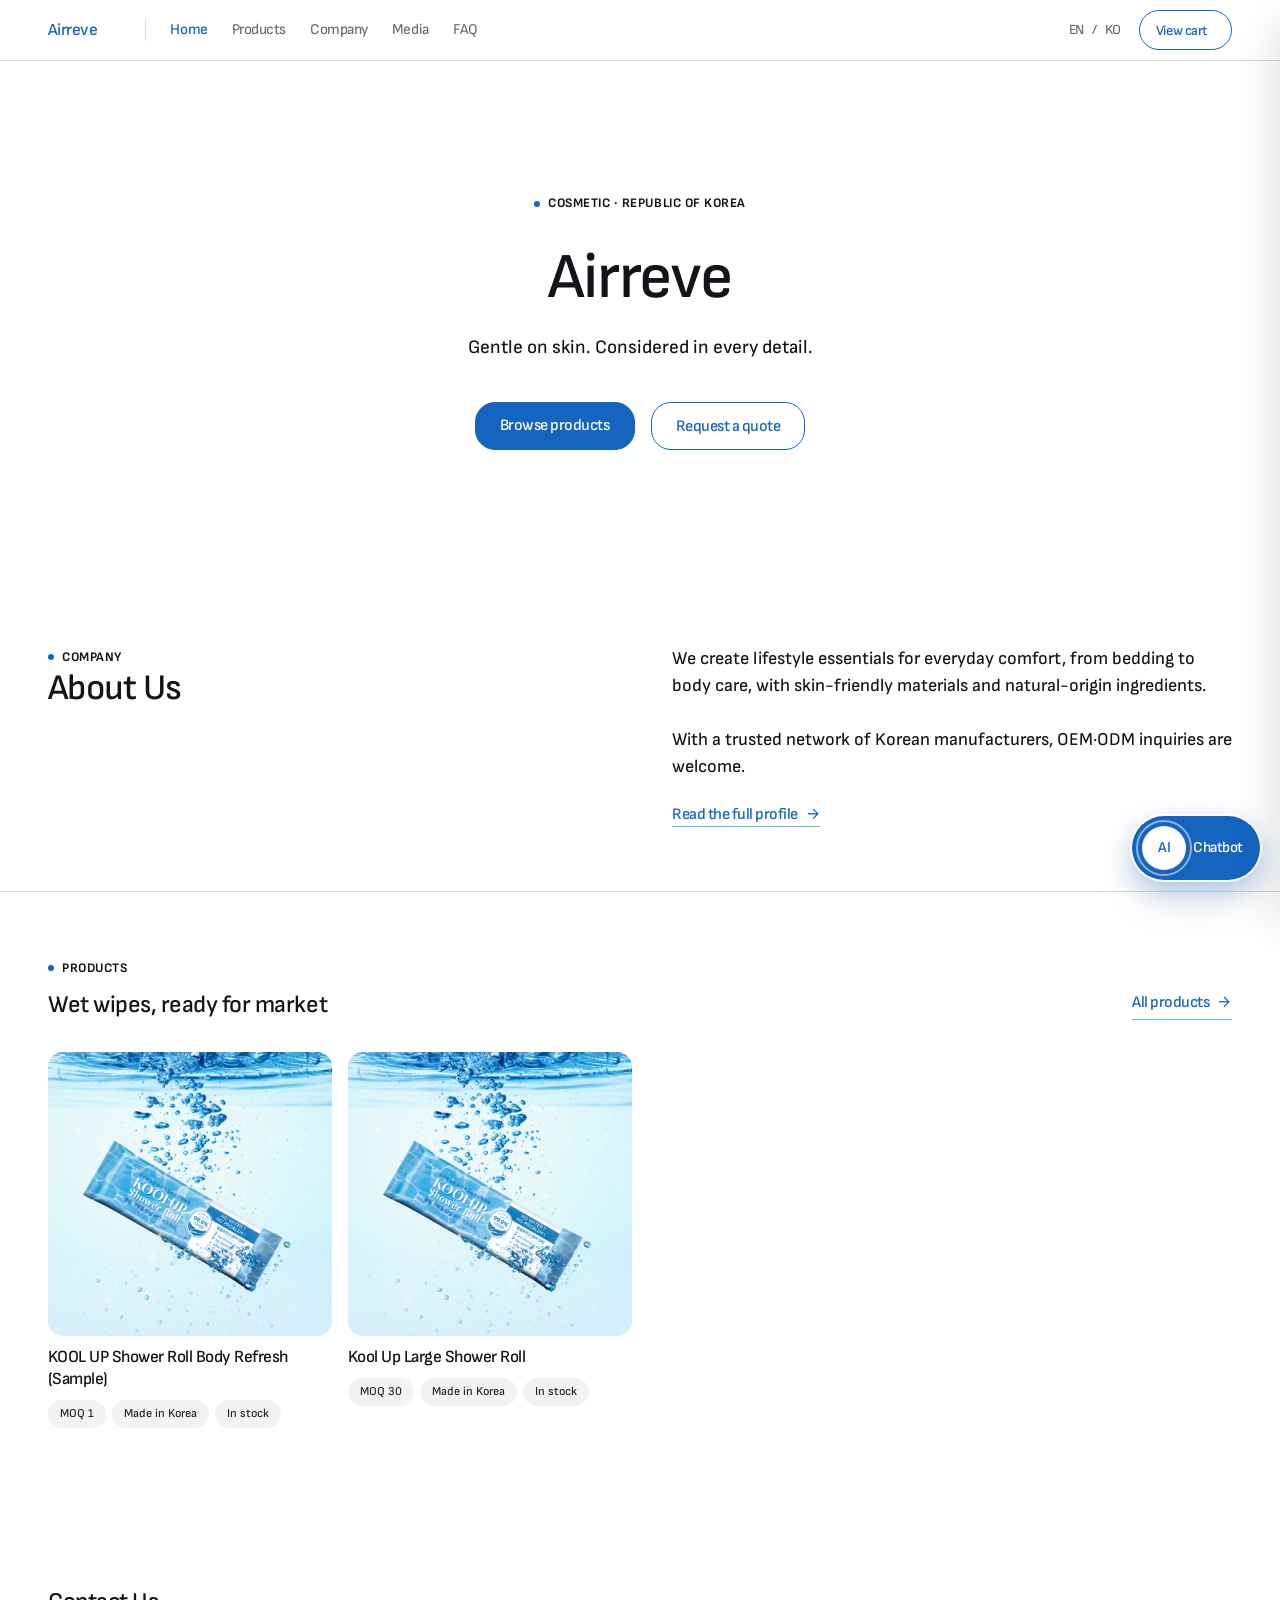
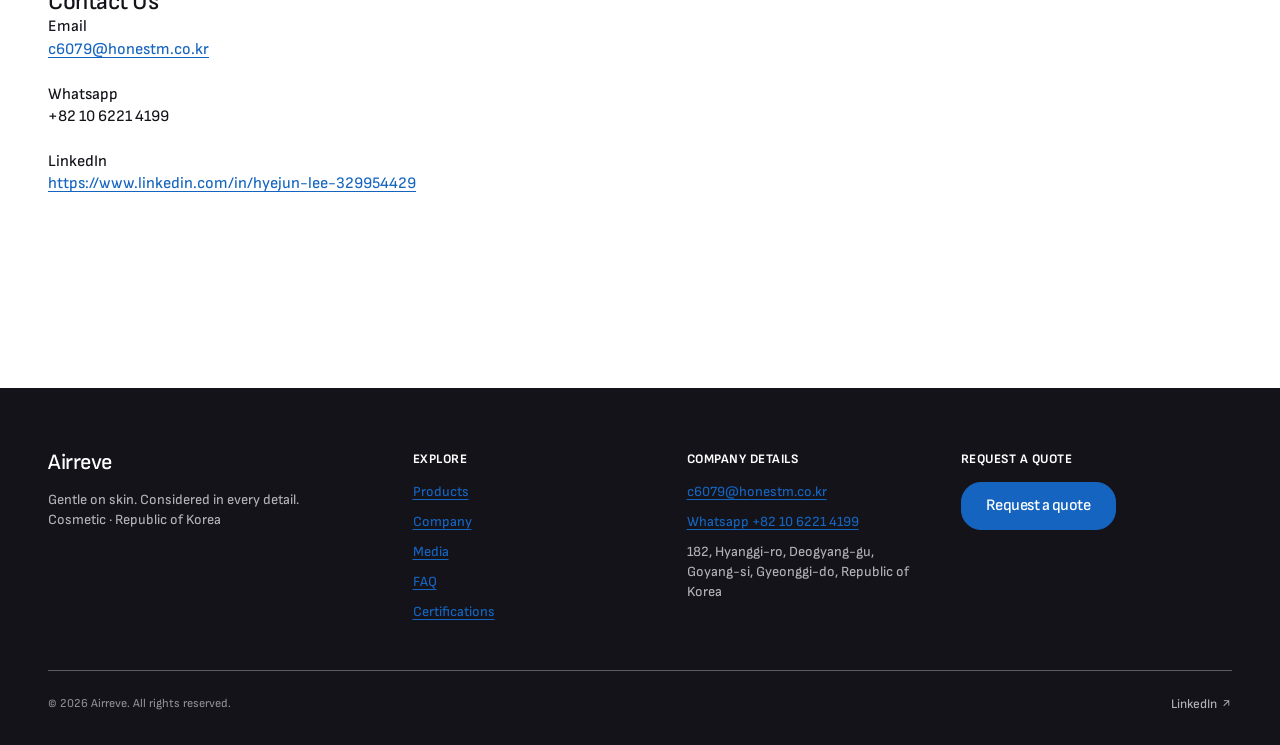
<file: index-legacy.html>
<!DOCTYPE html>
<html lang="en">
<head>
<meta charset="utf-8">
<meta name="viewport" content="width=device-width, initial-scale=1">
<title>Airreve</title>
<meta name="description" content="We create lifestyle essentials for everyday comfort, from bedding to body care, with skin-friendly materials and natural-origin ingredients.">
<link rel="preconnect" href="https://fonts.googleapis.com">
<link rel="preconnect" href="https://fonts.gstatic.com" crossorigin>
<link href="https://fonts.googleapis.com/css2?family=Sofia+Sans:wght@100..1000&display=swap" rel="stylesheet">
<link rel="stylesheet" href="css/style.css">
</head>
<body class="sf" data-page="home">
<div class="storefront-shell">
  <main class="content">
    <main class="storefront-home">

      <!-- Hero -->
      <section class="sf-sec sf-sec--hero sf-sec--pad-xl sf-sec--photo sf-sec--tall"
        style="--sec-bg:url('https://cnxxaoru6nyd.compat.objectstorage.ap-seoul-1.oraclecloud.com/tflow-public/store/airreve/banner/wide/7811aa8c6ea1328e.png');
               --sec-bg-m:url('https://cnxxaoru6nyd.compat.objectstorage.ap-seoul-1.oraclecloud.com/tflow-public/store/airreve/banner/image2/4edec92198f5edbb.png');
               --sec-min-h:520px"
        aria-label="Cosmetic · Republic of Korea">
        <div class="sf-wrap">
          <div class="sf-sec__head">
            <div class="sf-sec__headText">
              <span class="sf-eyebrow">Cosmetic · Republic of Korea</span>
            </div>
          </div>
          <div class="sf-sec__grid" style="--sec-cols:minmax(0, 1fr);">
            <div class="sf-col sf-col--center sf-col--w100">
              <div class="sf-col__inner">
                <div class="sf-block"><h1 class="sf-fmt-text">Airreve</h1></div>
                <div class="sf-block"><p class="sf-fmt-text">Gentle on skin. Considered in every detail.</p></div>
                <div class="sf-block">
                  <div class="sf-links">
                    <a class="sf-btn" href="products.html">Browse products</a>
                    <button class="sf-btn sf-btn--ghost" type="button" data-quote-open>Request a quote</button>
                  </div>
                </div>
              </div>
            </div>
          </div>
        </div>
      </section>

      <!-- About us -->
      <section class="sf-sec sf-sec--profile sf-sec--pad-md">
        <div class="sf-wrap">
          <div class="sf-sec__grid" style="--sec-cols:minmax(0, 1fr) minmax(0, 1fr);">
            <div class="sf-col sf-col--left sf-col--w100">
              <div class="sf-col__inner">
                <span class="sf-eyebrow sf-col__eyebrow">Company</span>
                <div class="sf-col__scroll">
                  <div class="sf-block"><h2 class="sf-fmt-text">About Us</h2></div>
                </div>
              </div>
            </div>
            <div class="sf-col sf-col--left sf-col--w100">
              <div class="sf-col__inner">
                <div class="sf-col__scroll">
                  <div class="sf-block">
                    <p class="sf-fmt-text">We create lifestyle essentials for everyday comfort, from bedding to body care, with skin-friendly materials and natural-origin ingredients.

With a trusted network of Korean manufacturers, OEM·ODM inquiries are welcome.</p>
                  </div>
                  <div class="sf-block">
                    <div class="sf-links">
                      <a class="sf-btn sf-btn--text" href="company.html">Read the full profile<span aria-hidden="true"> →</span></a>
                    </div>
                  </div>
                </div>
              </div>
            </div>
          </div>
        </div>
      </section>

      <!-- Featured product -->
      <section class="sf-sec sf-sec--products sf-sec--pad-md" style="border-top:1px solid var(--border-hair)">
        <div class="sf-wrap">
          <div class="sf-sec__head">
            <div class="sf-sec__headText">
              <span class="sf-eyebrow">Products</span>
              <h2 class="sf-h3" style="margin-top:12px">Wet wipes, ready for market</h2>
            </div>
            <a class="sf-arrow sf-arrow--dual" href="products.html">
              <span class="sf-arrow__long">All products</span><span class="sf-arrow__short">All</span>
              <span aria-hidden="true">→</span>
            </a>
          </div>
          <div class="g4" id="home-products"></div>
        </div>
      </section>

      <!-- Contact us -->
      <section class="sf-sec sf-sec--custom sf-sec--pad-lg">
        <div class="sf-wrap">
          <div class="sf-sec__grid" style="--sec-cols:minmax(0, 1fr);">
            <div class="sf-col sf-col--left sf-col--w100">
              <div class="sf-col__inner">
                <h3 class="sf-col__title sf-h3">Contact Us</h3>
                <div class="sf-col__scroll">
                  <div class="sf-block">
                    <div class="sf-richtext">
                      Email
                      <div><a href="mailto:c6079@honestm.co.kr">c6079@honestm.co.kr</a></div>
                      <div><br></div>
                      <div>Whatsapp</div>
                      <div>+82 10 6221 4199</div>
                      <div><br></div>
                      <div>LinkedIn</div>
                      <div><a href="https://www.linkedin.com/in/hyejun-lee-329954429" target="_blank" rel="noopener noreferrer">https://www.linkedin.com/in/hyejun-lee-329954429</a></div>
                    </div>
                  </div>
                </div>
              </div>
            </div>
          </div>
        </div>
      </section>

    </main>
  </main>
  <div data-footer></div>
</div>

<script src="js/data.js"></script>
<script src="js/chrome.js"></script>
<script src="js/app.js"></script>
<script src="js/home.js"></script>
</body>
</html>
</file>
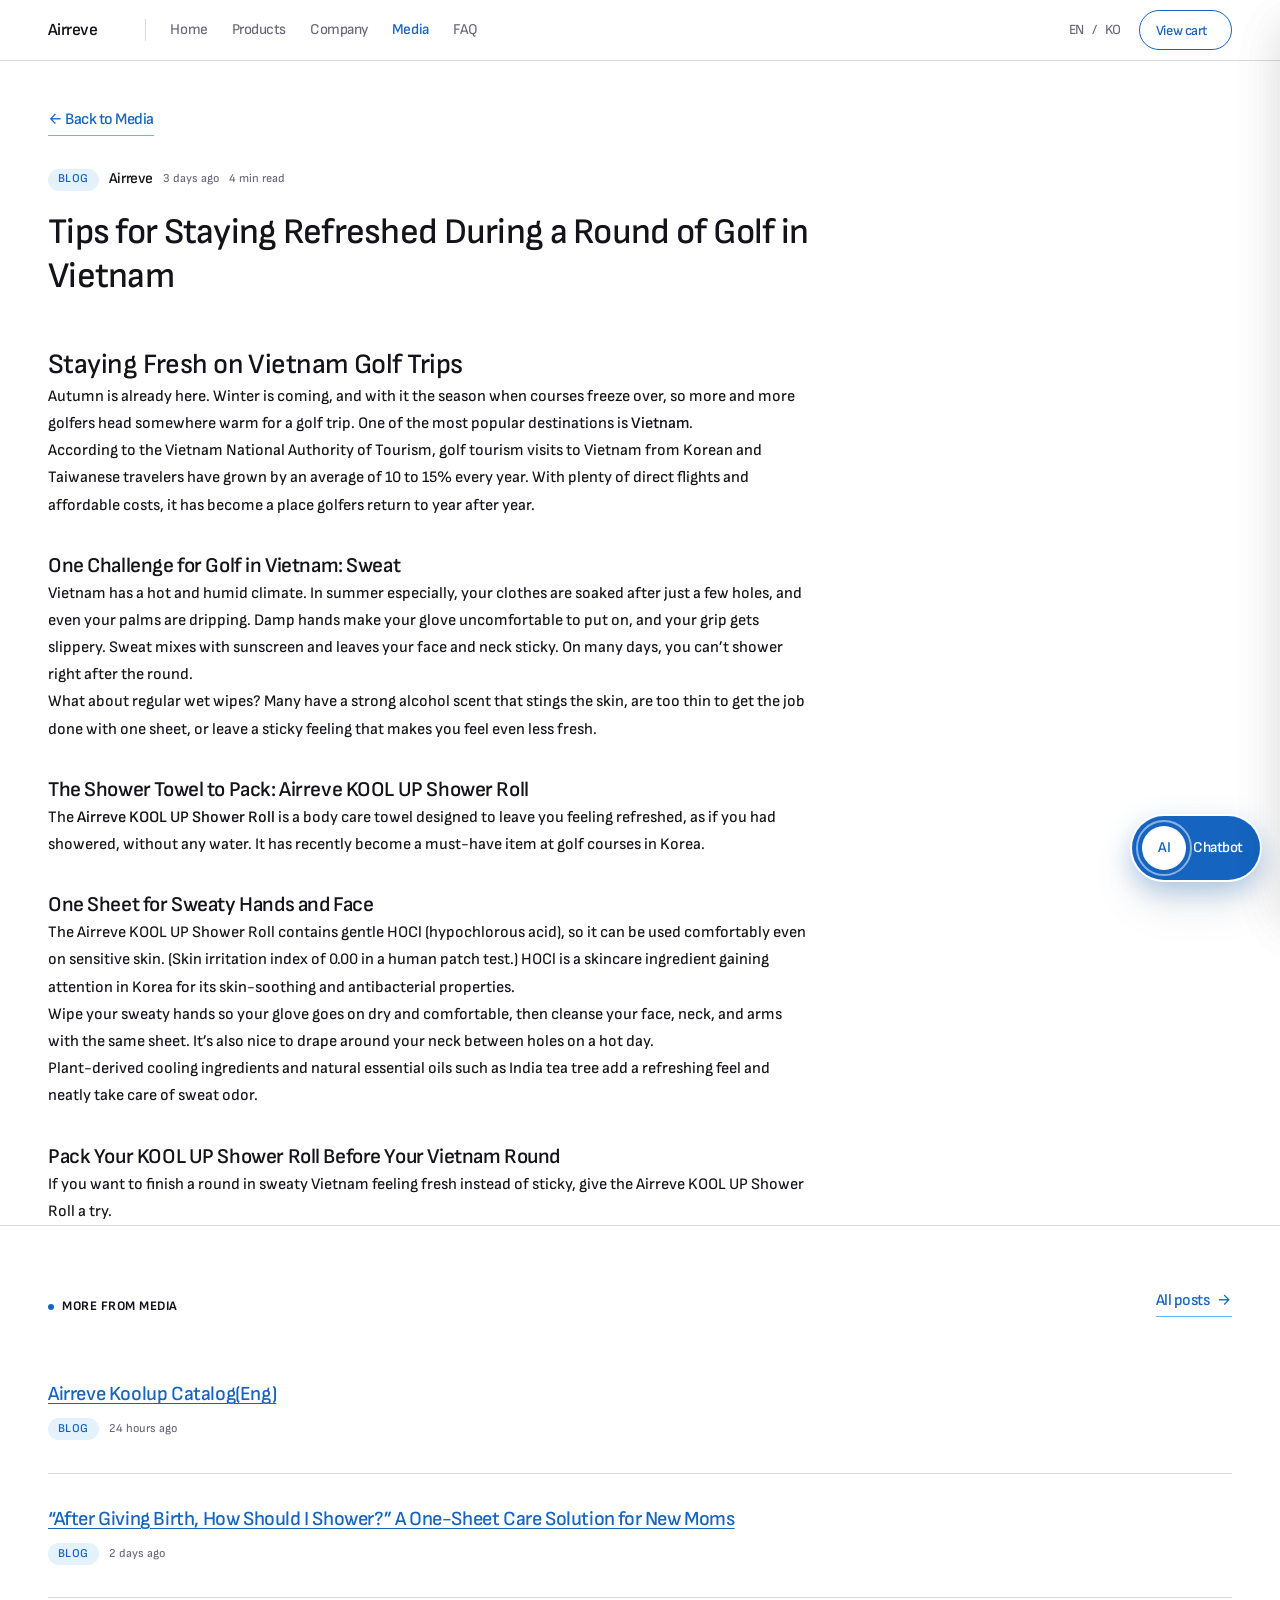
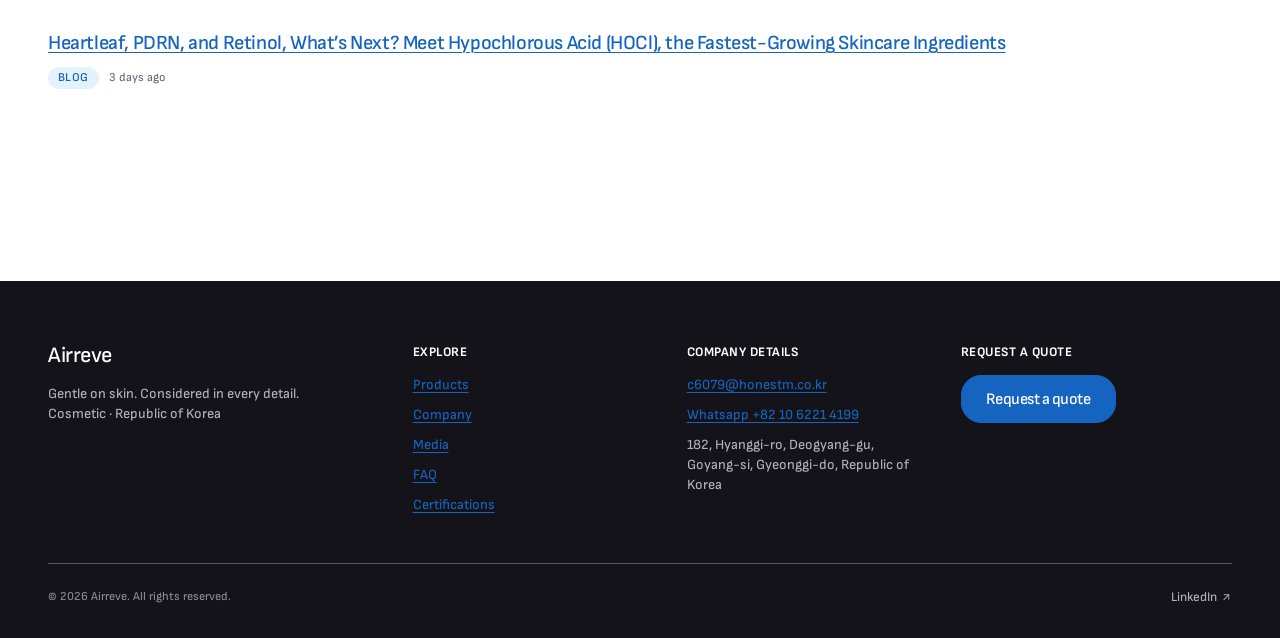
<file: media-vietnam-golf.html>
<!DOCTYPE html>
<html lang="en">
<head>
<meta charset="utf-8">
<meta name="viewport" content="width=device-width, initial-scale=1">
<title>Tips for Staying Refreshed During a Round of Golf in Vietnam · Airreve</title>
<link rel="preconnect" href="https://fonts.googleapis.com">
<link rel="preconnect" href="https://fonts.gstatic.com" crossorigin>
<link href="https://fonts.googleapis.com/css2?family=Sofia+Sans:wght@100..1000&display=swap" rel="stylesheet">
<link rel="stylesheet" href="css/style.css">
</head>
<body class="sf" data-page="post" data-post="ba6680f2-2973-48ff-9b93-7443fa75c0af">
<div class="storefront-shell">
  <main class="content"></main>
  <div data-footer></div>
</div>
<script src="js/data.js"></script>
<script src="js/chrome.js"></script>
<script src="js/app.js"></script>
<script src="js/detail.js"></script>
</body>
</html>
</file>
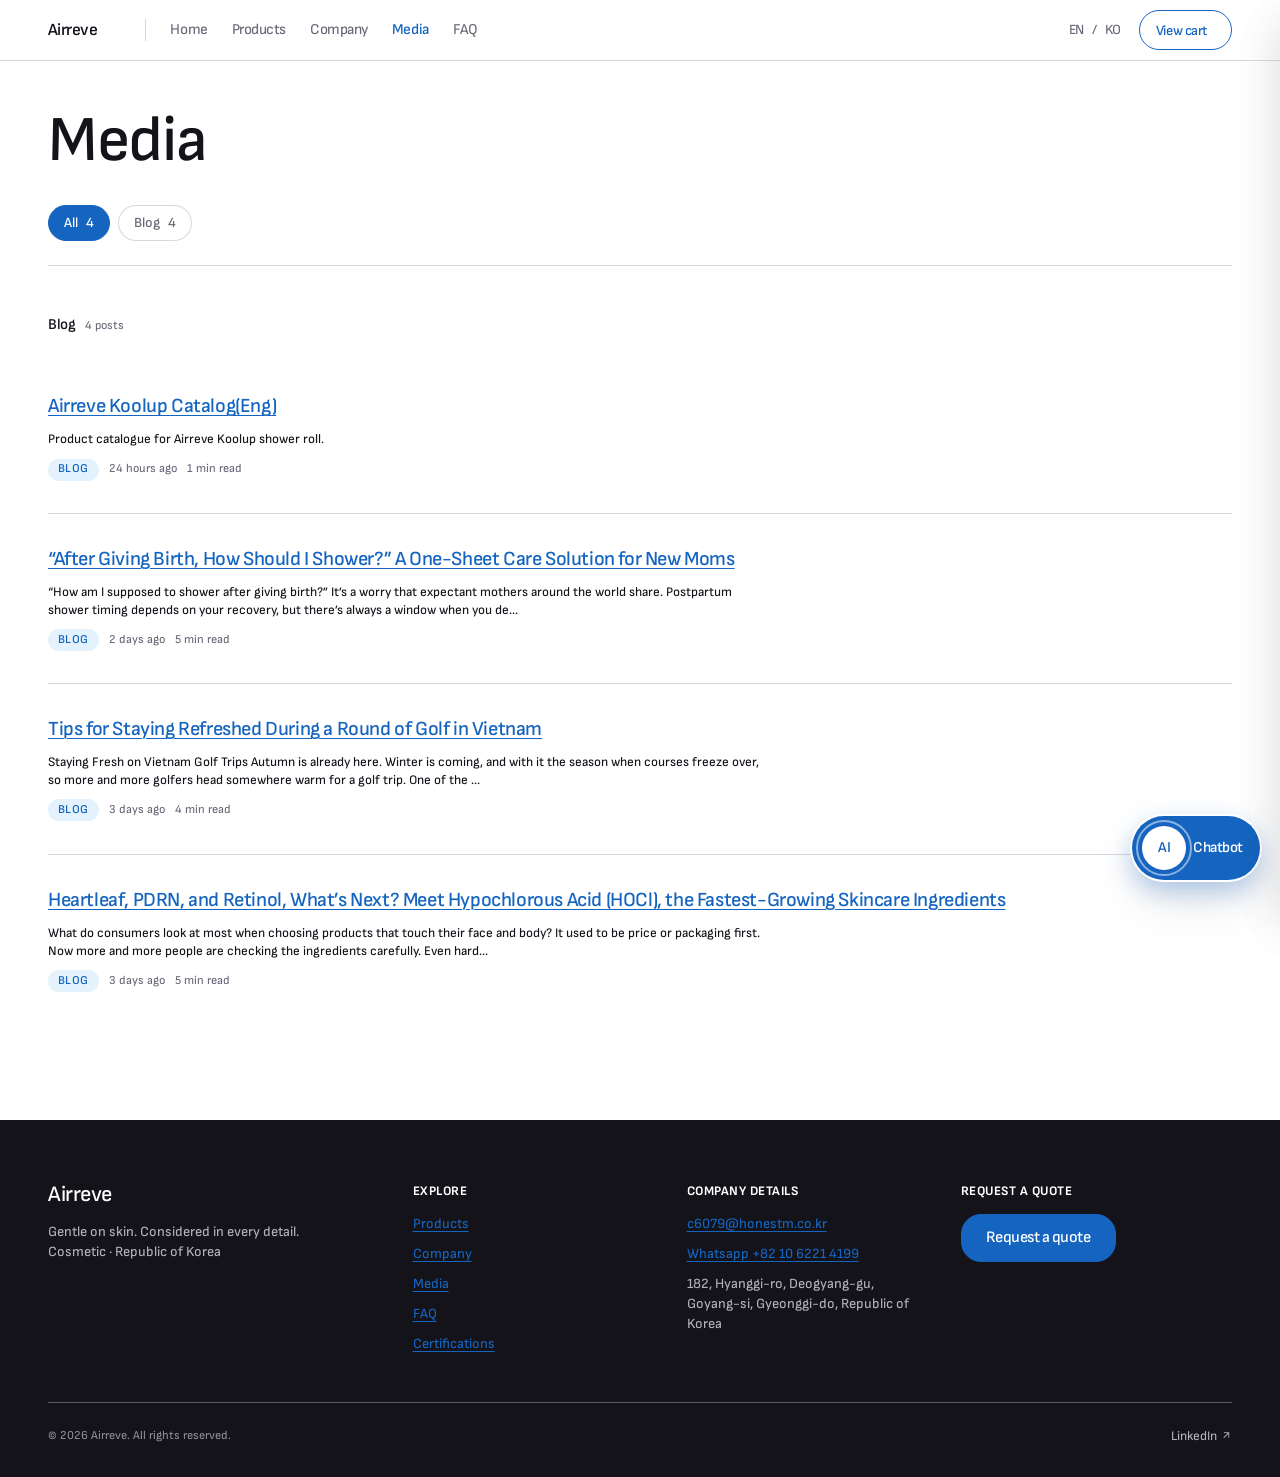
<file: media.html>
<!DOCTYPE html>
<html lang="en">
<head>
<meta charset="utf-8">
<meta name="viewport" content="width=device-width, initial-scale=1">
<title>Media · Airreve</title>
<meta name="description" content="Airreve media — blog posts on HOCl skincare, postpartum care and staying fresh on the course.">
<link rel="preconnect" href="https://fonts.googleapis.com">
<link rel="preconnect" href="https://fonts.gstatic.com" crossorigin>
<link href="https://fonts.googleapis.com/css2?family=Sofia+Sans:wght@100..1000&display=swap" rel="stylesheet">
<link rel="stylesheet" href="css/style.css">
</head>
<body class="sf" data-page="media">
<div class="storefront-shell">
  <main class="content">
    <main class="storefront-media">
      <section class="hm">
        <div class="sf-wrap"><h1 class="sf-h1">Media</h1></div>
      </section>
      <section>
        <div class="sf-wrap">
          <div class="lv-tabs" id="m-tabs" role="tablist" aria-label="Media types"></div>
          <div id="m-feed"></div>
        </div>
      </section>
    </main>
  </main>
  <div data-footer></div>
</div>
<script src="js/data.js"></script>
<script src="js/chrome.js"></script>
<script src="js/app.js"></script>
</body>
</html>
</file>
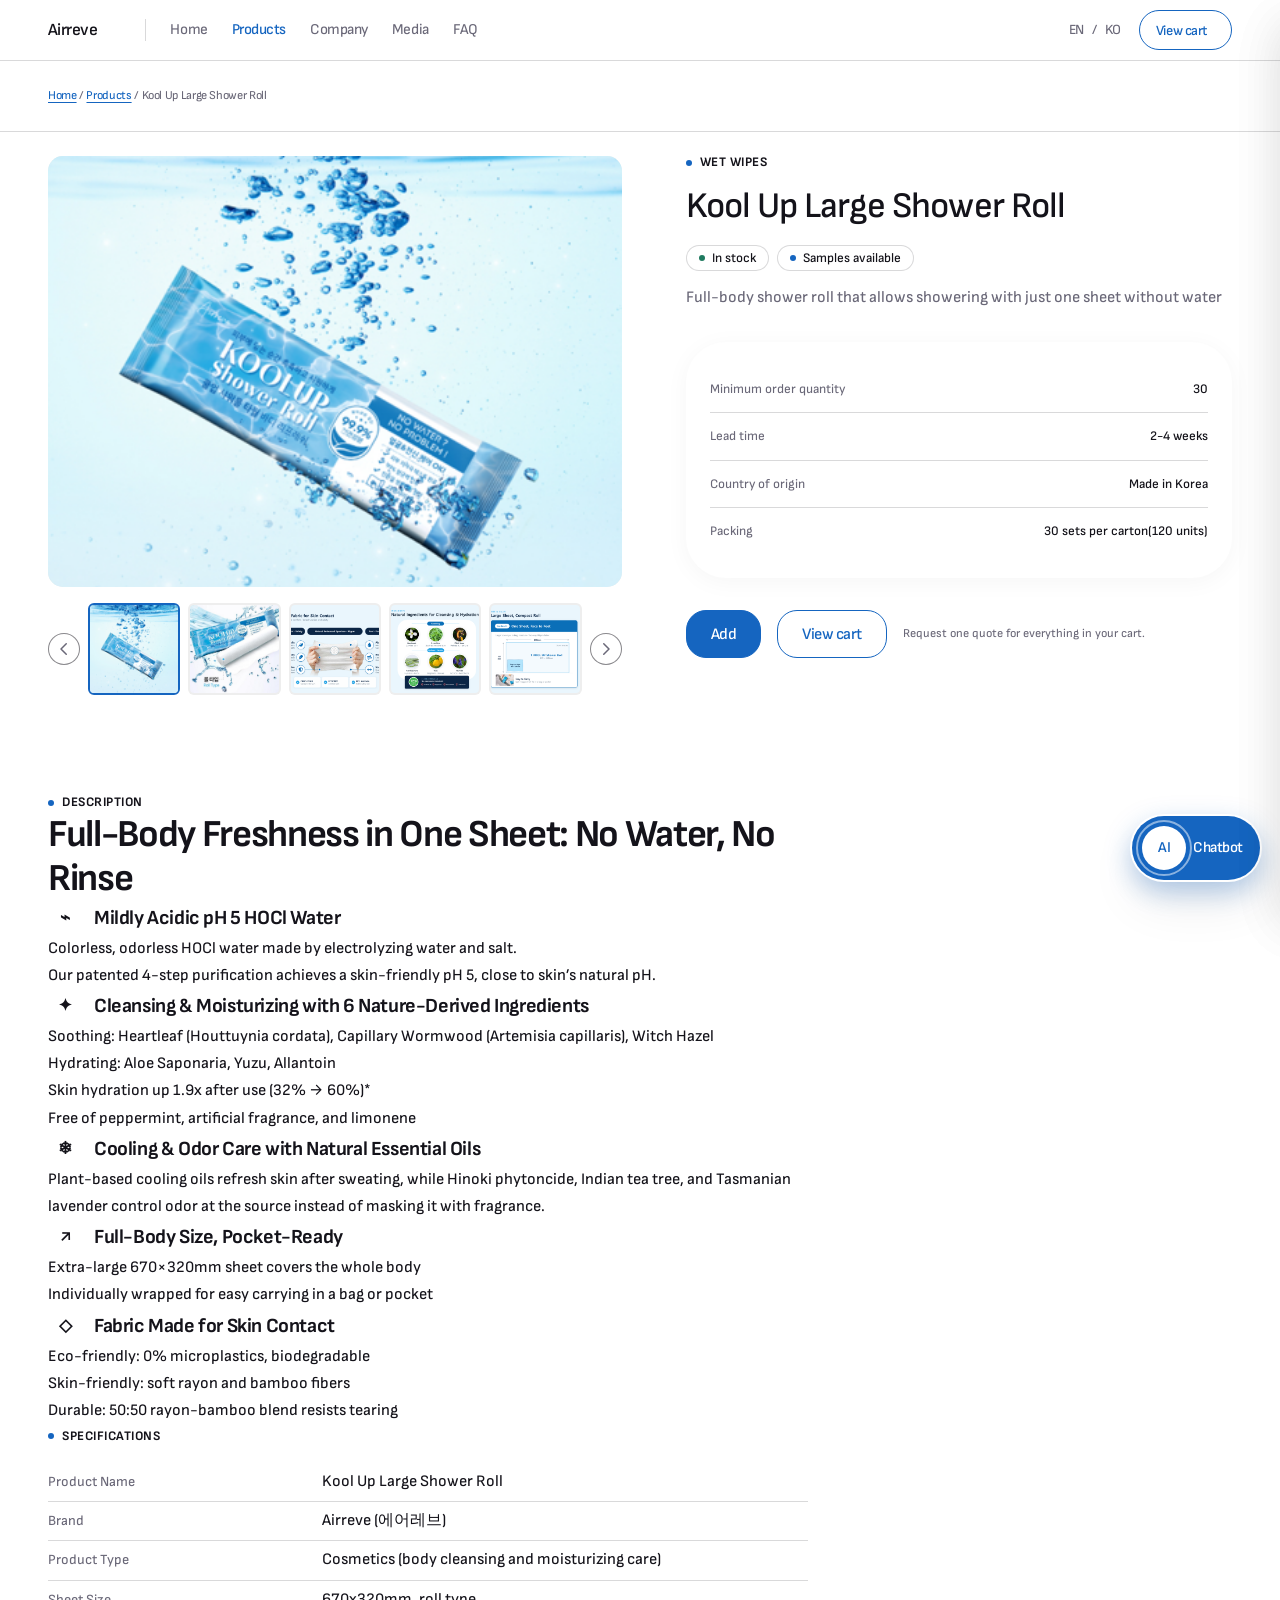
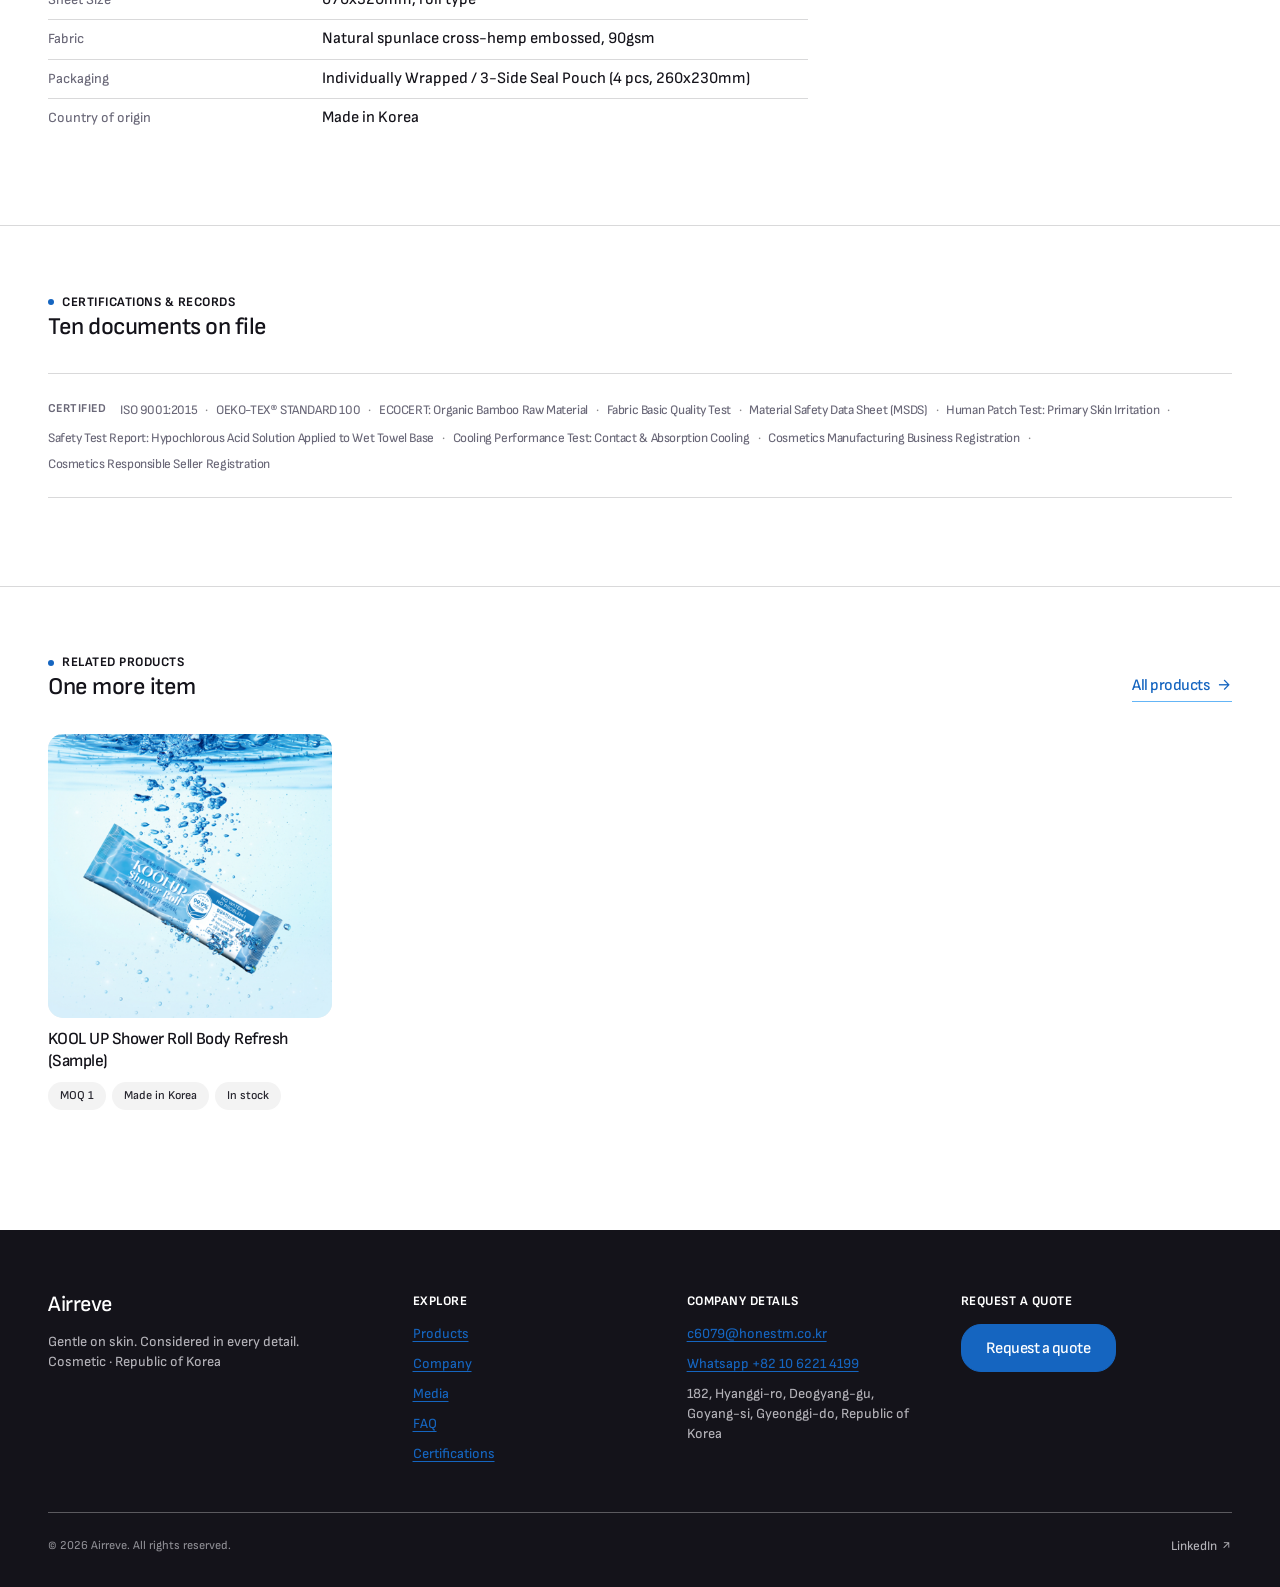
<file: product-55.html>
<!DOCTYPE html>
<html lang="en">
<head>
<meta charset="utf-8">
<meta name="viewport" content="width=device-width, initial-scale=1">
<title>Kool Up Large Shower Roll · Airreve</title>
<meta name="description" content="Full-body shower roll that allows showering with just one sheet without water. MOQ 30, lead time 2-4 weeks, made in Korea.">
<link rel="preconnect" href="https://fonts.googleapis.com">
<link rel="preconnect" href="https://fonts.gstatic.com" crossorigin>
<link href="https://fonts.googleapis.com/css2?family=Sofia+Sans:wght@100..1000&display=swap" rel="stylesheet">
<link rel="stylesheet" href="css/style.css">
</head>
<body class="sf" data-page="product" data-product="55">
<div class="storefront-shell">
  <main class="content"></main>
  <div data-footer></div>
</div>
<script src="js/data.js"></script>
<script src="js/chrome.js"></script>
<script src="js/app.js"></script>
<script src="js/detail.js"></script>
</body>
</html>
</file>
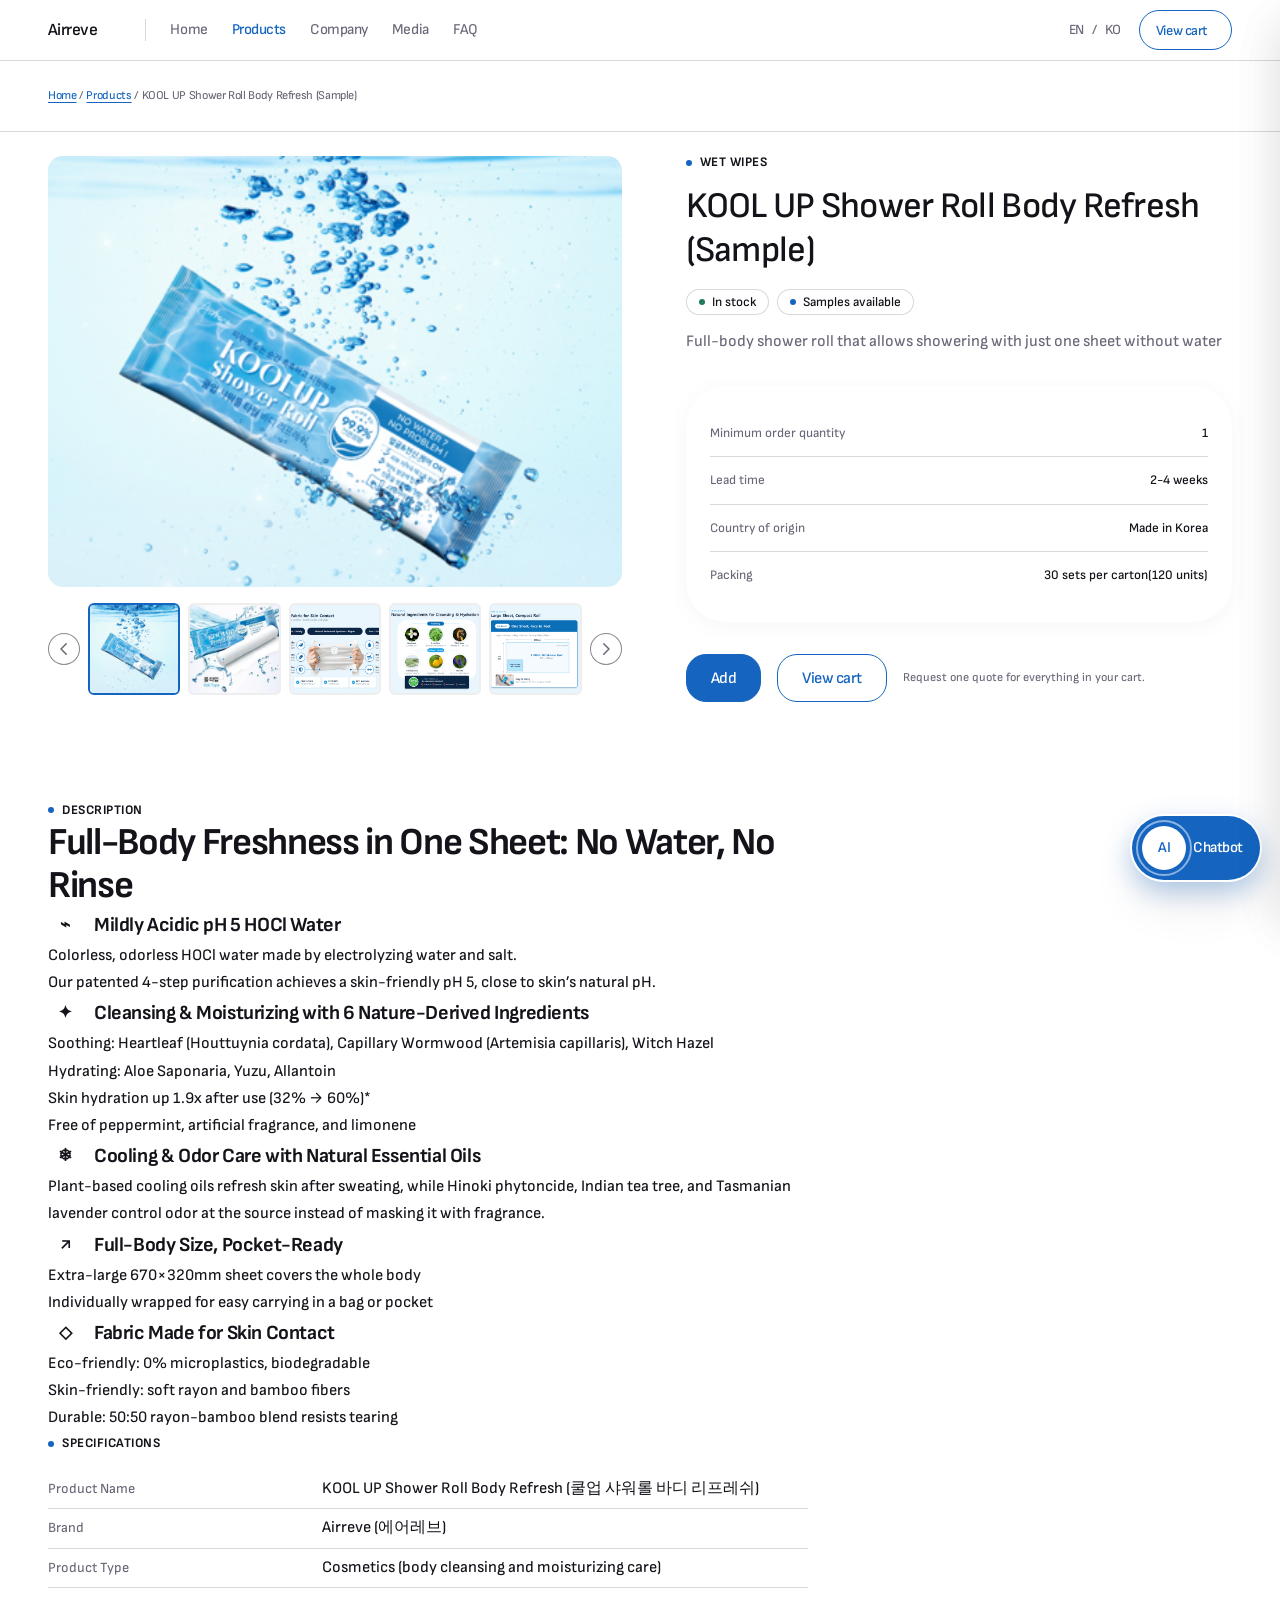
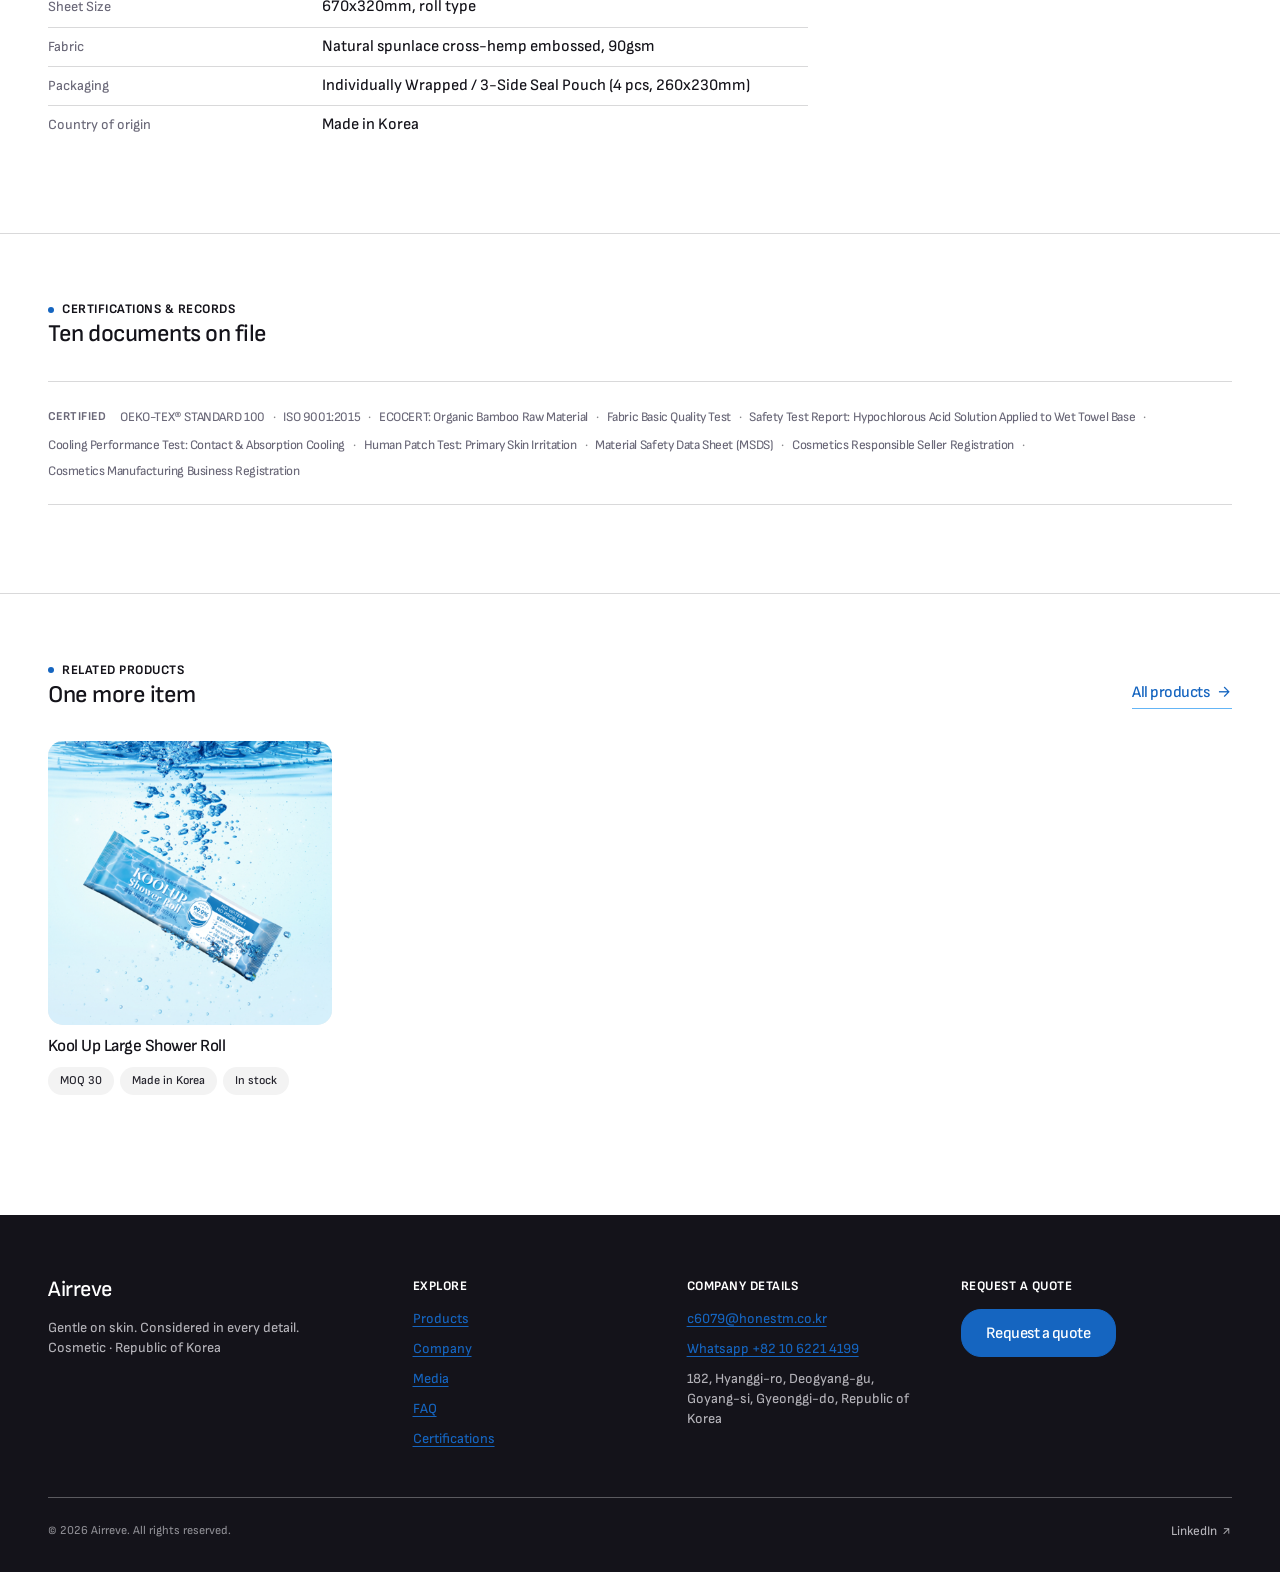
<file: product-75.html>
<!DOCTYPE html>
<html lang="en">
<head>
<meta charset="utf-8">
<meta name="viewport" content="width=device-width, initial-scale=1">
<title>KOOL UP Shower Roll Body Refresh (Sample) · Airreve</title>
<meta name="description" content="Full-body shower roll that allows showering with just one sheet without water. MOQ 1, lead time 2-4 weeks, made in Korea.">
<link rel="preconnect" href="https://fonts.googleapis.com">
<link rel="preconnect" href="https://fonts.gstatic.com" crossorigin>
<link href="https://fonts.googleapis.com/css2?family=Sofia+Sans:wght@100..1000&display=swap" rel="stylesheet">
<link rel="stylesheet" href="css/style.css">
</head>
<body class="sf" data-page="product" data-product="75">
<div class="storefront-shell">
  <main class="content"></main>
  <div data-footer></div>
</div>
<script src="js/data.js"></script>
<script src="js/chrome.js"></script>
<script src="js/app.js"></script>
<script src="js/detail.js"></script>
</body>
</html>
</file>
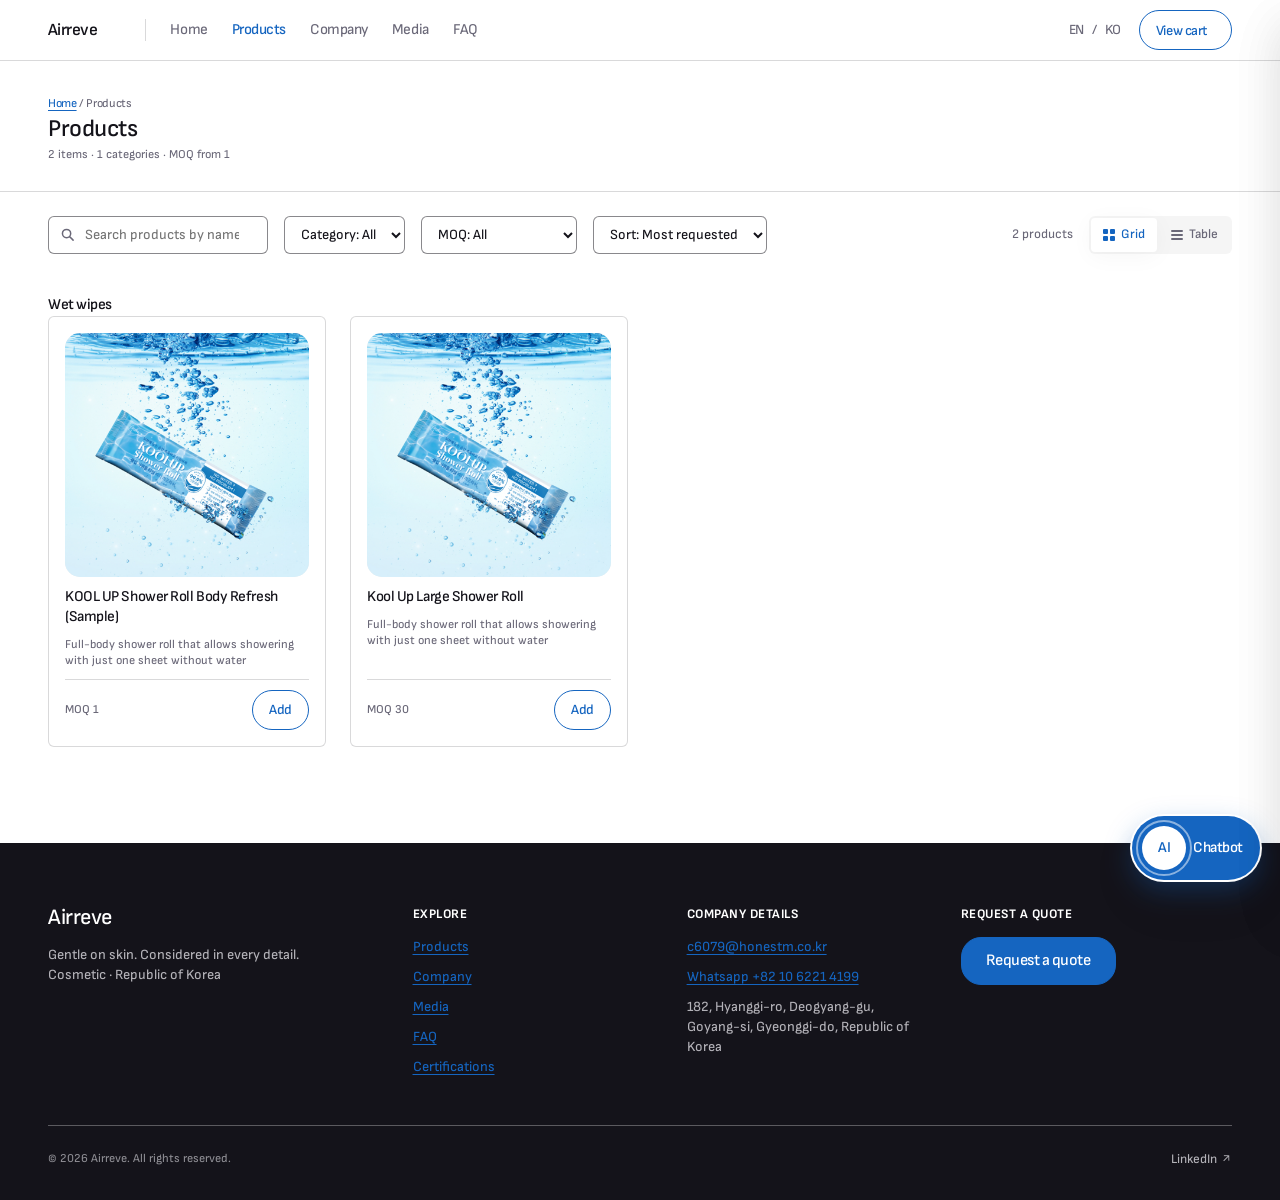
<file: products.html>
<!DOCTYPE html>
<html lang="en">
<head>
<meta charset="utf-8">
<meta name="viewport" content="width=device-width, initial-scale=1">
<title>Products · Airreve</title>
<meta name="description" content="2 items · 1 categories · MOQ from 1">
<link rel="preconnect" href="https://fonts.googleapis.com">
<link rel="preconnect" href="https://fonts.gstatic.com" crossorigin>
<link href="https://fonts.googleapis.com/css2?family=Sofia+Sans:wght@100..1000&display=swap" rel="stylesheet">
<link rel="stylesheet" href="css/style.css">
</head>
<body class="sf" data-page="products" data-pview="grid">
<div class="storefront-shell">
  <main class="content">
    <main>
      <section class="u-head">
        <div class="sf-wrap">
          <nav class="u-crumb" aria-label="Breadcrumb">
            <a href="index.html">Home</a><span> / </span><span>Products</span>
          </nav>
          <h1 class="sf-h3 u-head__h">Products</h1>
          <p class="u-sub u-head__sub" id="u-sub"></p>
        </div>
      </section>

      <section>
        <div class="sf-wrap">
          <div class="u-bar">
            <label class="u-find">
              <svg class="u-find__ico" viewBox="0 0 16 16" width="15" height="15" fill="none" stroke="currentColor"
                stroke-width="1.6" stroke-linecap="round" aria-hidden="true">
                <circle cx="7" cy="7" r="4.4"></circle><path d="M10.4 10.4 14 14"></path>
              </svg>
              <input class="u-input" id="u-find-input" type="search" placeholder="Search products by name or SKU"
                aria-label="Search products by name or SKU">
            </label>
            <div class="u-chips" id="u-chips" aria-label="Categories"></div>
            <select class="u-sel" id="u-cat" aria-label="Category"></select>
            <select class="u-sel" id="u-moq" aria-label="MOQ"></select>
            <select class="u-sel" id="u-sort" aria-label="Sort"></select>
            <span class="sf-nav__spacer u-bar__spacer"></span>
            <span class="u-count" id="u-count"></span>
            <div class="u-view" role="group" aria-label="View mode">
              <button class="u-view__b u-view__b--on" type="button" data-view="grid" aria-label="Grid view">
                <span class="u-view__g" aria-hidden="true"><i></i><i></i><i></i><i></i></span>Grid
              </button>
              <button class="u-view__b" type="button" data-view="table" aria-label="Table view">
                <span class="u-view__i" aria-hidden="true"><i></i><i></i><i></i></span>Table
              </button>
            </div>
          </div>
          <div id="u-tiles"></div>
          <table class="u-table" id="u-table">
            <thead>
              <tr>
                <th scope="col"><span class="sf-sr-only">Thumbnail</span></th>
                <th scope="col">Product</th>
                <th scope="col">MOQ</th>
                <th scope="col">Lead time</th>
                <th scope="col">Origin</th>
                <th scope="col"><span class="sf-sr-only">Action</span></th>
              </tr>
            </thead>
            <tbody id="u-table-body"></tbody>
          </table>
        </div>
      </section>
    </main>
  </main>
  <div data-footer></div>
</div>
<script src="js/data.js"></script>
<script src="js/chrome.js"></script>
<script src="js/app.js"></script>
</body>
</html>
</file>
<file: css/style.css>
/* ==========================================================================
   Airreve storefront — design system
   Reproduction of https://store.tflowx.com/airreve
   ========================================================================== */

/* ---------- 1. Tokens ---------- */
:root {
  /* brand (light theme) */
  --tflow-blue: #1565c0;
  --tflow-blue-deep: #1565c0;
  --tflow-blue-light: #64b5f6;
  --tflow-blue-wash: #e3f2fd;

  --ink: #14131a;
  --charcoal: #26252e;
  --canvas-cream: #fff;
  --lifted-cream: #fff;
  --white: #fff;
  --soft-bone: #f5f5f5;
  --whisper-cream: #e0e0e0;
  --slate-gray: #6a6878;
  --dust-taupe: #cfcddb;

  --surface-canvas: var(--canvas-cream);
  --surface-lifted: var(--lifted-cream);
  --surface-card: var(--white);
  --surface-alt: var(--soft-bone);
  --surface-inverse: var(--ink);

  --text-heading: var(--ink);
  --text-body: var(--ink);
  --text-muted: var(--slate-gray);
  --text-whisper: var(--dust-taupe);
  --text-on-ink: var(--canvas-cream);
  --text-link: var(--tflow-blue-deep);
  --text-link-hover: #0d47a1;

  --action-primary-bg: var(--ink);
  --action-primary-fg: var(--canvas-cream);
  --action-secondary-bg: var(--white);
  --action-accent-bg: var(--tflow-blue);
  --action-accent-bg-hover: #0d47a1;
  --action-accent-fg: #fff;
  --action-accent-wash: var(--tflow-blue-wash);
  --action-link: var(--tflow-blue-deep);

  --border-ink: var(--ink);
  --border-faint: rgba(20, 19, 26, .5);
  --border-hair: rgba(20, 19, 26, .16);
  --border-divider-on-ink: hsla(0, 0%, 100%, .3);
  --border-accent: var(--tflow-blue);

  --accent-dot: var(--tflow-blue);
  --spec-chip-bg: rgba(20, 19, 26, .05);
  --spec-chip-fg: var(--charcoal);
  --state-ok: #1f7a5f;
  --photo-placeholder: #eee;
  --hero-veil: hsla(0, 0%, 100%, .55);
  --surface-bar: hsla(0, 0%, 100%, .94);
  --surface-bar-strong: hsla(0, 0%, 100%, .96);
  --surface-veil: hsla(0, 0%, 100%, .82);

  /* type */
  --font-sans: "Sofia Sans", "Pretendard Variable", Pretendard, Arial, sans-serif;
  --fw-body: 450;
  --fw-medium: 500;
  --fw-semi: 600;
  --fw-bold: 700;
  --tracking-display: -.02em;
  --tracking-tight: -.03em;
  --tracking-eyebrow: .04em;
  --h1-size: 64px; --h1-lh: 64px;
  --h2-size: 36px; --h2-lh: 44px;
  --h3-size: 24px; --h3-lh: 28.8px;
  --h4-size: 18px; --h4-lh: 24px;
  --eyebrow-size: 13px; --eyebrow-lh: 13px;
  --body-size: 16px; --body-lh: 22.4px;
  --label-size: 16px;
  --dense-size: 13px; --dense-lh: 18px;
  --spec-size: 12px; --spec-lh: 16px;

  /* space */
  --space-1: 8px; --space-2: 16px; --space-3: 24px; --space-4: 32px;
  --space-6: 48px; --space-8: 64px; --space-12: 96px; --space-16: 128px;
  --section-pad-y: var(--space-12);
  --gutter: var(--space-6);
  --content-max: 1280px;
  --reading-max: 720px;

  /* shape */
  --radius-xs: 6px;
  --radius-utility: 6px;
  --radius-btn: 20px;
  --radius-consent: 24px;
  --radius-stadium: 40px;
  --radius-media: 15px;
  --radius-circle: 50%;
  --radius-pill: 999px;
  --border-w-pill: 1.5px;
  --border-w-hair: 1px;

  --elev-1: rgba(0, 0, 0, .04) 0 4px 24px 0;
  --elev-2: rgba(0, 0, 0, .08) 0 24px 48px 0;
}

/* ---------- 2. Reset / base ---------- */
html { -webkit-text-size-adjust: 100%; }
body {
  margin: 0;
  font-family: var(--font-sans);
  font-size: var(--body-size);
  font-weight: var(--fw-body);
  line-height: var(--body-lh);
  color: var(--text-body);
  background: var(--surface-canvas);
  overflow-x: hidden;
}
img, svg, video { max-width: 100%; }
button { font-family: inherit; }
input, select, textarea { font-family: inherit; }

.sf, .sf *, .sf :after, .sf :before { box-sizing: border-box; }
.sf ol, .sf ul { list-style: none; margin: 0; padding: 0; }
.sf p, .sf h1, .sf h2, .sf h3, .sf h4 { margin: 0; }
.sf a { color: inherit; text-decoration: none; }
.sf a:not([class]) {
  color: var(--text-link);
  text-decoration: underline;
  text-decoration-thickness: 1px;
  text-underline-offset: 3px;
}
.sf a:not([class]):hover { color: var(--text-link-hover); }

.sf-sr-only {
  position: absolute; width: 1px; height: 1px; padding: 0; margin: -1px;
  overflow: hidden; clip: rect(0, 0, 0, 0); border: 0; white-space: nowrap;
}
[hidden] { display: none !important; }

/* ---------- 3. Layout helpers ---------- */
.sf-wrap {
  margin: 0 auto;
  max-width: var(--content-max);
  padding: 0 var(--gutter);
}
.storefront-shell { display: flex; flex-direction: column; min-height: 100vh; }
.content { display: flex; flex: 1 1 auto; flex-direction: column; width: 100%; }

/* ---------- 4. Typography ---------- */
.sf-eyebrow {
  align-items: center;
  color: var(--text-body);
  display: inline-flex;
  font-size: var(--eyebrow-size);
  font-weight: var(--fw-bold);
  gap: 8px;
  letter-spacing: var(--tracking-eyebrow);
  line-height: var(--eyebrow-lh);
  text-transform: uppercase;
}
.sf-eyebrow:before {
  background: var(--accent-dot);
  border-radius: var(--radius-circle);
  content: "";
  flex: none;
  height: 6px;
  width: 6px;
}
.sf-h1 { font-size: var(--h1-size); line-height: var(--h1-lh); }
.sf-h1, .sf-h2 {
  color: var(--text-heading);
  font-weight: var(--fw-medium);
  letter-spacing: var(--tracking-display);
  margin: 0;
}
.sf-h2 { font-size: var(--h2-size); line-height: var(--h2-lh); }
.sf-h3 {
  color: var(--text-heading);
  font-size: var(--h3-size);
  font-weight: var(--fw-medium);
  letter-spacing: var(--tracking-display);
  line-height: var(--h3-lh);
  margin: 0;
}
.sf-h4 {
  color: var(--text-heading);
  font-size: var(--h4-size);
  font-weight: var(--fw-semi);
  letter-spacing: var(--tracking-display);
  line-height: var(--h4-lh);
  margin: 0;
}
.sf-lead { color: var(--text-body); font-size: 18px; line-height: 27px; }
.sf-body, .sf-lead { max-width: var(--reading-max); }
.sf-body { font-size: var(--body-size); line-height: var(--body-lh); }
.sf-muted { color: var(--text-muted); }
.sf-multiline { white-space: pre-line; }
.sf-fmt-text { white-space: pre-line; }
.sf-fmt-text > p { margin: 0 0 var(--space-2); }
.sf-fmt-text > p:last-child { margin-bottom: 0; }
h1.sf-fmt-text { font-size: var(--h1-size); line-height: var(--h1-lh); }
h2.sf-fmt-text { font-size: var(--h2-size); line-height: var(--h2-lh); }
h3.sf-fmt-text { font-size: var(--h3-size); line-height: var(--h3-lh); }
h4.sf-fmt-text { font-size: var(--h4-size); line-height: var(--h4-lh); }
h1.sf-fmt-text, h2.sf-fmt-text, h3.sf-fmt-text, h4.sf-fmt-text {
  color: inherit;
  font-weight: var(--fw-medium);
  letter-spacing: var(--tracking-display);
  margin: 0;
}

/* long-form article (media posts) */
.sf-prose { max-width: 760px; }
.sf-prose > * + * { margin-top: var(--space-2); }
.sf-prose h2 {
  font-size: 28px; line-height: 36px; margin-top: var(--space-6);
  font-weight: var(--fw-medium); letter-spacing: var(--tracking-display);
}
.sf-prose h3 {
  font-size: 21px; line-height: 29px; margin-top: var(--space-4);
  font-weight: var(--fw-semi); letter-spacing: var(--tracking-display);
}
.sf-prose h2:first-child, .sf-prose h3:first-child { margin-top: 0; }
.sf-prose p { font-size: var(--body-size); line-height: 1.7; }
.sf-prose ul { list-style: disc; padding-inline-start: 1.25em; }
.sf-prose li { margin: 6px 0; line-height: 1.7; }
.sf-prose li p { margin: 0; }
.sf-prose strong { font-weight: var(--fw-semi); }
.sf-prose img { border-radius: var(--radius-media); display: block; width: 100%; height: auto; }
.sf-prose em { color: var(--text-muted); }

/* ---------- 5. Buttons & links ---------- */
.sf .sf-btn {
  align-items: center;
  background: var(--action-accent-bg);
  border: var(--border-w-pill) solid var(--action-accent-bg);
  border-radius: var(--radius-btn);
  color: var(--action-accent-fg);
  cursor: pointer;
  display: inline-flex;
  font-family: inherit;
  font-size: var(--label-size);
  font-weight: var(--fw-medium);
  gap: 8px;
  height: 48px;
  justify-content: center;
  letter-spacing: var(--tracking-tight);
  padding: 0 var(--space-3);
  transition: background .12s ease, transform .12s ease;
  white-space: nowrap;
}
.sf .sf-btn:hover { background: var(--action-accent-bg-hover); border-color: var(--action-accent-bg-hover); }
.sf .sf-btn:active { transform: scale(.98); }
.sf .sf-btn:focus-visible { outline: 2px solid var(--tflow-blue); outline-offset: 2px; }
.sf .sf-btn--ghost { background: transparent; border-color: var(--tflow-blue); color: var(--tflow-blue-deep); }
.sf .sf-btn--ghost:hover { background: var(--action-accent-wash); border-color: var(--tflow-blue-deep); }
.sf .sf-btn--ink { background: var(--action-primary-bg); border-color: var(--action-primary-bg); color: var(--action-primary-fg); }
.sf .sf-btn--ink:hover { background: var(--charcoal); border-color: var(--charcoal); }
.sf .sf-btn--sm { font-size: 14px; height: 40px; padding: 0 var(--space-2); }
.sf .sf-btn--text {
  background: none; border: 0; border-radius: 0; color: var(--action-link);
  border-bottom: 1px solid var(--tflow-blue-light); padding: 0; height: auto;
}
.sf .sf-btn--text:hover { background: none; border-bottom-color: var(--text-link-hover); color: var(--text-link-hover); }
.sf-btn.is-added { background: var(--action-accent-wash); border-color: var(--tflow-blue-light); color: var(--tflow-blue-deep); }
.sf-btn[disabled] { opacity: .5; cursor: not-allowed; }
.sf .sf-arrow {
  align-items: center; border-bottom: 1px solid var(--tflow-blue-light);
  color: var(--action-link); display: inline-flex; font-weight: var(--fw-medium);
  gap: 8px; letter-spacing: var(--tracking-tight); padding-bottom: 4px;
}
.sf .sf-arrow:hover { border-bottom-color: var(--text-link-hover); color: var(--text-link-hover); }
.sf-arrow__short { display: none; }
.sf-links { display: flex; flex-wrap: wrap; gap: var(--space-2); }
.sf-col--center .sf-links { justify-content: center; }
.sf-col--right .sf-links { justify-content: flex-end; }

/* ---------- 6. Desktop navigation ---------- */
.sf-nav-outer {
  border-bottom: 1px solid var(--border-hair);
  padding: 0 var(--gutter);
  position: sticky;
  top: 0;
  z-index: 20;
}
.sf-nav-outer, .sf-nav { background: var(--white); }
.sf-nav {
  align-items: center;
  display: flex;
  gap: var(--space-3);
  margin: 0 auto;
  max-width: var(--content-max);
  min-height: 60px;
  padding: 10px 0;
}
.sf-nav__brand {
  border-right: 1px solid var(--border-hair);
  font-size: 17px;
  font-weight: var(--fw-semi);
  letter-spacing: var(--tracking-tight);
  padding-right: var(--space-6);
  white-space: nowrap;
}
.sf-nav__links { align-items: center; display: flex; gap: var(--space-3); margin-left: var(--space-6); }
.sf-nav__link { font-size: 15px; letter-spacing: var(--tracking-tight); }
.sf a.sf-nav__link { color: var(--text-muted); }
.sf a.sf-nav__link--active { color: var(--tflow-blue-deep); font-weight: var(--fw-medium); }
.sf a.sf-nav__link:hover { color: var(--text-body); }
.sf-nav__spacer { flex: 1; }
.sf-nav__util { align-items: center; display: flex; gap: var(--space-2); }
.sf-nav__lang { align-items: center; color: var(--text-muted); display: inline-flex; font-size: 14px; gap: 6px; letter-spacing: var(--tracking-tight); }
.sf-lang__btn {
  appearance: none; background: none; border: none; color: var(--text-muted);
  cursor: pointer; font: inherit; letter-spacing: var(--tracking-tight); padding: 2px;
}
.sf-lang__btn:hover { color: var(--text-body); }
.sf-lang__btn--on { color: var(--tflow-blue-deep); font-weight: var(--fw-semi); }
.sf-lang__sep { color: var(--text-muted); }
.hamburger {
  background: transparent; border: 0; cursor: pointer; display: none;
  flex-direction: column; height: 18px; justify-content: space-between;
  padding: 0; width: 24px;
}
.hamburger span { background-color: var(--text-body); border-radius: 2px; display: block; height: 2px; }

/* ---------- 7. Mobile chrome ---------- */
.m-top, .m-tabbar, .sh, .hamburger { display: none; }

/* ---------- 8. Section system ---------- */
.sf-sec {
  padding-bottom: var(--sec-pad, var(--space-6));
  padding-top: var(--sec-pad, var(--space-6));
  position: relative;
}
.sf-sec--pad-none { --sec-pad: 0; }
.sf-sec--pad-sm { --sec-pad: var(--space-4); }
.sf-sec--pad-md { --sec-pad: var(--space-8); }
.sf-sec--pad-lg, .sf-sec--pad-xl { --sec-pad: var(--space-12); }
.sf-sec--bg-canvas { background: var(--surface-canvas); }
.sf-sec--bg-alt { background: var(--surface-alt); }
.sf-sec--bg-inverse { background: var(--surface-inverse); }
.sf-sec--panel { background: none; padding-left: var(--gutter); padding-right: var(--gutter); }
.sf-sec--panel > .sf-wrap { border-radius: var(--radius-media); padding: var(--space-8); }
.sf-sec--panel .sf-sec__head { justify-content: center; }
.sf-sec--panel .sf-sec__headText { text-align: center; }
.sf-sec--panel p.sf-fmt-text { opacity: .72; }
.sf-sec--panel.sf-sec--bg-inverse > .sf-wrap { background: var(--surface-inverse); }
.sf-sec--panel.sf-sec--bg-alt > .sf-wrap { background: var(--surface-alt); }
.sf-sec--panel .sf-links { margin-top: var(--space-3); }
.sf-sec--bg-inverse > .sf-wrap > .sf-sec__head { color: var(--text-on-ink); }
.sf-sec--bg-inverse .sf-sec__head .sf-eyebrow { color: inherit; }

.sf-sec--photo {
  background-image: var(--sec-bg);
  background-position: 50%;
  background-repeat: no-repeat;
  background-size: cover;
}
.sf-sec--photo:before {
  background: linear-gradient(var(--hero-veil), var(--hero-veil));
  content: "";
  inset: 0;
  pointer-events: none;
  position: absolute;
}
.sf-sec--photo > * { position: relative; }
.sf-sec--tall { align-items: center; display: flex; min-height: var(--sec-min-h, 0); }
.sf-sec--tall > .sf-wrap { width: 100%; }
.sf-sec--hero .sf-col__inner { display: flex; flex-direction: column; gap: var(--space-3); }
.sf-sec--hero .sf-block { margin: 0; }
.sf-sec--hero .sf-fmt-text { margin-bottom: 0; }
.sf-sec--hero .sf-links { margin-top: var(--space-2); }
.sf-sec--hero .sf-sec__head, .sf-col--center .sf-sec__head { justify-content: center; text-align: center; }
.sf-sec--hero div.sf-fmt-text, .sf-sec--hero p.sf-fmt-text { font-size: 19px; line-height: 28px; }
.sf-sec--profile div.sf-fmt-text, .sf-sec--profile p.sf-fmt-text { font-size: 18px; line-height: 27px; }

.sf-sec__head {
  align-items: flex-end;
  display: flex;
  gap: var(--space-3);
  justify-content: space-between;
  margin-bottom: var(--space-4);
}
.sf-sec__head:empty { display: none; }
.sf-sec__headText { min-width: 0; }
.sf-sec__grid { align-items: stretch; display: grid; gap: var(--space-8); grid-template-columns: var(--sec-cols, minmax(0, 1fr)); }
.sf-sec--grid-2 { --sec-cols: minmax(0, 1fr) minmax(0, 1fr); }

.sf-col { color: var(--col-fg, var(--text-body)); display: flex; flex-direction: column; min-width: 0; padding: var(--col-pad, 0); }
.sf-col--left { text-align: left; }
.sf-col--center { text-align: center; }
.sf-col--center .sf-col__inner { margin-inline: auto; }
.sf-col--w100 { --col-w: 100%; }
.sf-col__inner { width: var(--col-w, 100%); }
.sf-col__scroll { display: contents; }
.sf-col__title { margin: 0 0 var(--space-1); }
.sf-block { min-width: 0; }
.sf-block + .sf-block { margin-top: var(--space-3); }
.sf-sec--hero .sf-block + .sf-block { margin-top: 0; }
.sf-col.sf-col--head-left .sf-col__eyebrow { align-self: stretch; display: flex; justify-content: flex-start; }
.sf-col--fg-on-ink { --col-fg: var(--text-on-ink); }
.sf-col--fg-on-ink .sf-btn { background: var(--action-secondary-bg); border-color: var(--white); color: var(--tflow-blue-deep); }
.sf-col--fg-on-ink .sf-btn:hover { background: var(--action-accent-wash); border-color: var(--action-accent-wash); }

/* definition list */
.sf-dl { margin: 0; }
.sf-dl__r {
  border-top: 1px solid var(--border-hair);
  display: grid;
  gap: var(--space-2);
  grid-template-columns: minmax(0, 2fr) minmax(0, 3fr);
  padding: var(--space-1) 0;
}
.sf-dl__r:first-child { border-top: none; }
.sf-dl__k { color: var(--text-muted); font-size: 14px; margin: 0; }
.sf-dl__v { margin: 0; white-space: pre-line; }
.sf-col--fg-on-ink .sf-dl__k { color: inherit; opacity: .75; }
.sf-col--fg-on-ink .sf-dl__r { border-color: #ffffff3d; }

/* figures */
.sf-figs { display: grid; gap: var(--space-2); grid-template-columns: repeat(var(--fig-cols, 1), minmax(0, 1fr)); }
.sf-fig { margin: 0; }
.sf-fig img {
  aspect-ratio: 4 / 3; background: var(--photo-placeholder); border-radius: var(--radius-media);
  display: block; height: auto; object-fit: cover; width: 100%;
}
.sf-fig--contain img { object-fit: contain; background: none; }
.sf-richtext img { border-radius: var(--radius-xs); height: auto; max-width: 100%; }
.sf-richtext > :first-child { margin-top: 0; }
.sf-richtext a { color: var(--text-link); }

/* ---------- 9. Chips ---------- */
.sf-chip {
  align-items: center; background: var(--spec-chip-bg); border-radius: var(--radius-pill);
  color: var(--spec-chip-fg); display: inline-flex; font-size: var(--spec-size);
  font-weight: var(--fw-medium); gap: 6px; height: 28px; line-height: var(--spec-lh); padding: 0 12px;
}
.sf-chip-row { display: flex; flex-wrap: wrap; gap: 6px; }
.c-strip { align-items: center; display: flex; flex-wrap: wrap; gap: 8px; }
.c-strip__l {
  color: var(--text-muted); font-size: var(--spec-size); font-weight: var(--fw-bold);
  letter-spacing: var(--tracking-eyebrow); margin-right: 6px; text-transform: uppercase;
}
.c-strip__i { color: var(--text-muted); font-size: 13px; letter-spacing: var(--tracking-tight); line-height: 18px; }
.c-strip__i:after { color: var(--border-faint); content: "·"; margin-left: 8px; }
.c-strip__i:last-of-type:after { content: none; }
.c-rule { border-bottom: 1px solid var(--border-hair); border-top: 1px solid var(--border-hair); padding: var(--space-3) 0; }

/* ---------- 10. Page heads (Products / Media / FAQ) ---------- */
.hm { padding: var(--space-6) 0 var(--space-4); }
.hm + section .u-bar { border-bottom: 1px solid var(--border-hair); }

.u-head { border-bottom: 1px solid var(--border-hair); padding: var(--space-4) 0 var(--space-3); }
.u-crumb { color: var(--text-muted); font-size: var(--spec-size); letter-spacing: var(--tracking-tight); }
.u-crumb a { color: var(--text-muted); }
.u-crumb a:hover { color: var(--text-body); }
.u-head__h { margin-top: 12px; }
.u-sub { color: var(--text-muted); font-size: var(--dense-size); margin-top: var(--space-1); }

/* ---------- 11. Products list ---------- */
.u-bar { align-items: center; display: flex; flex-wrap: wrap; gap: var(--space-2); padding: var(--space-3) 0; }
.u-find { align-items: center; display: inline-flex; position: relative; }
.u-find__ico { color: var(--text-muted); display: block; left: 12px; pointer-events: none; position: absolute; }
.u-find .u-input { padding-left: 36px; }
.u-input {
  background: var(--white); border: 1px solid var(--border-faint); border-radius: var(--radius-xs);
  font: inherit; font-size: 14px; height: 38px; min-width: 220px; padding: 0 14px; color: var(--text-body);
}
.u-input:focus { border-color: var(--tflow-blue); box-shadow: 0 0 0 3px var(--action-accent-wash); outline: none; }
.u-chips { display: none; }
.u-sel {
  background: var(--white); border: 1px solid var(--border-faint); border-radius: var(--radius-xs);
  color: var(--text-body); font: inherit; font-size: 14px; height: 38px; padding: 0 12px;
}
.u-count { color: var(--text-muted); font-size: var(--dense-size); }
.u-view { background: var(--surface-alt); border-radius: var(--radius-xs); display: flex; gap: 2px; padding: 2px; }
.u-view__b {
  align-items: center; appearance: none; background: none; border: none; border-radius: 4px;
  color: var(--text-muted); cursor: pointer; display: inline-flex; font: inherit; font-size: 13px;
  font-weight: var(--fw-medium); gap: 6px; height: 34px; padding: 0 12px; white-space: nowrap;
}
.u-view__b:hover { color: var(--text-body); }
.u-view__b--on { background: var(--white); box-shadow: var(--elev-1); color: var(--tflow-blue-deep); }
.u-view__i { display: grid; gap: 2px; width: 12px; }
.u-view__i i { background: currentColor; border-radius: 1px; display: block; height: 2px; }
.u-view__g { display: grid; gap: 2px; grid-template-columns: 1fr 1fr; width: 12px; }
.u-view__g i { background: currentColor; border-radius: 1px; display: block; height: 5px; width: 5px; }

.u-grp { padding-top: var(--space-2); }
.u-grp + .u-grp { margin-top: var(--space-6); }
.u-grp__h { font-size: 15px; font-weight: var(--fw-semi); letter-spacing: var(--tracking-tight); margin-bottom: var(--space-3); }
.u-tiles { display: grid; gap: var(--space-3); grid-template-columns: repeat(4, 1fr); }
.u-tile {
  background: var(--white); border: 1px solid var(--border-hair); border-radius: var(--radius-utility);
  display: flex; flex-direction: column; gap: 10px; padding: var(--space-2);
}
a.u-tile__m { display: block; }
.u-tile__m { aspect-ratio: 1 / 1; background: var(--photo-placeholder); border-radius: var(--radius-media); overflow: hidden; }
.u-tile__m img { display: block; height: 100%; object-fit: cover; width: 100%; }
a.u-tile__n, a.u-name { color: var(--text-body); }
a.u-tile__n:hover, a.u-name:hover { color: var(--text-link-hover); }
.u-tile__n { font-size: 15px; font-weight: var(--fw-medium); letter-spacing: var(--tracking-tight); line-height: 20px; }
.u-tile__d {
  color: var(--text-muted); display: -webkit-box; font-size: var(--spec-size);
  -webkit-line-clamp: 3; -webkit-box-orient: vertical; line-height: var(--spec-lh); overflow: hidden;
}
.u-tile__f {
  align-items: center; border-top: 1px solid var(--border-hair); display: flex;
  gap: 8px; justify-content: space-between; margin-top: auto; padding-top: 10px;
}
.u-tile__moq { color: var(--text-muted); font-size: var(--spec-size); font-weight: var(--fw-medium); }
.u-name { font-size: 15px; font-weight: var(--fw-medium); letter-spacing: var(--tracking-tight); }
.u-sub {
  color: var(--text-muted); display: -webkit-box; font-size: var(--spec-size);
  -webkit-line-clamp: 3; -webkit-box-orient: vertical; overflow: hidden;
}
.u-thumb {
  aspect-ratio: 1 / 1; background: var(--photo-placeholder); border-radius: var(--radius-xs);
  display: block; max-width: 92px; overflow: hidden; width: 100%;
}
.u-thumb img { display: block; height: 100%; object-fit: cover; width: 100%; }

.u-table { background: var(--white); border-collapse: collapse; table-layout: fixed; width: 100%; }
.u-table th:first-child { width: 132px; }
.u-table th:nth-child(2) { width: auto; }
.u-table th:nth-child(3) { white-space: nowrap; width: 96px; }
.u-table th:nth-child(4), .u-table th:nth-child(5) { width: 12%; }
.u-table th:nth-child(6) { width: 124px; }
.u-table td, .u-table th {
  border-bottom: 1px solid var(--border-hair); font-size: var(--dense-size);
  line-height: var(--dense-lh); padding: 12px var(--space-2); text-align: left; vertical-align: middle;
}
.u-table td { overflow-wrap: break-word; }
.u-table td:last-child .sf-btn { white-space: nowrap; }
.u-table thead th {
  background: var(--surface-alt); color: var(--text-muted); font-size: var(--spec-size);
  font-weight: var(--fw-bold); letter-spacing: var(--tracking-eyebrow); text-transform: uppercase;
}
.u-grp__th {
  background: var(--surface-alt); color: var(--text-body); font-size: 14px;
  font-weight: var(--fw-semi); letter-spacing: var(--tracking-tight); text-transform: none;
}
.u-empty {
  border: 1px dashed var(--border-hair); border-radius: var(--radius-utility);
  color: var(--text-muted); padding: var(--space-6); text-align: center;
}
body[data-pview=grid] .u-table,
body[data-pview=table] .u-tiles { display: none; }
body[data-pview=table] .u-grp__h { display: none; }

/* ---------- 12. Product detail ---------- */
.d-page > section { padding: var(--space-3) 0; }
.d-page .d-top { display: grid; gap: var(--space-8); grid-template-columns: 1.05fr 1fr; padding-bottom: var(--space-6); }
.d-crumb { color: var(--text-muted); font-size: var(--spec-size); letter-spacing: var(--tracking-tight); }
.d-crumb a { color: var(--action-link); }

.d-gal { display: flex; flex-direction: column; gap: var(--space-2); }
.d-main { aspect-ratio: 4 / 3; background: var(--photo-placeholder); border-radius: var(--radius-media); overflow: hidden; }
.d-main img { display: none; height: 100%; object-fit: cover; width: 100%; }
.d-main img.is-active { display: block; }
.d-main--zoomable { cursor: zoom-in; }
.d-dots { display: none; }
.d-railwrap { align-items: center; display: flex; gap: 8px; }
.d-rail { display: grid; flex: 1 1 auto; gap: 8px; grid-template-columns: repeat(5, 1fr); min-width: 0; }
.d-thumb {
  appearance: none; aspect-ratio: 1 / 1; background: var(--photo-placeholder); border: 2px solid transparent;
  border-radius: var(--radius-xs); cursor: pointer; overflow: hidden; padding: 0;
}
.d-thumb img { display: block; height: 100%; object-fit: cover; width: 100%; }
.d-thumb--on { border-color: var(--tflow-blue); }
.d-arrow {
  appearance: none; background: var(--white); border: 1px solid var(--border-faint);
  border-radius: 999px; color: var(--text-muted); cursor: pointer; display: grid; flex: 0 0 auto;
  height: 32px; padding: 0; place-items: center; transition: all .15s ease; width: 32px;
}
.d-arrow:hover { background: var(--action-accent-wash); border-color: var(--tflow-blue); color: var(--text-link-hover); }
.d-arrow:disabled { opacity: .35; cursor: default; }

.d-info { display: flex; flex-direction: column; gap: var(--space-2); }
.d-badges { align-self: flex-start; display: flex; flex-wrap: wrap; gap: 8px; }
.d-stock {
  align-items: center; align-self: flex-start; background: var(--white); border: 1px solid var(--border-hair);
  border-radius: var(--radius-pill); display: inline-flex; font-size: 13px; font-weight: var(--fw-medium);
  gap: 7px; height: 26px; padding: 0 12px;
}
.d-stock:before { background: var(--state-ok); border-radius: var(--radius-circle); content: ""; height: 6px; width: 6px; }
.d-stock--sample:before { background: var(--tflow-blue); }
.d-terms { background: var(--white); border-radius: var(--radius-stadium); box-shadow: var(--elev-1); margin-top: var(--space-2); padding: var(--space-3); }
.d-term {
  border-bottom: 1px solid var(--border-hair); display: flex; font-size: var(--dense-size);
  gap: var(--space-2); justify-content: space-between; padding: 12px 0;
}
.d-term:last-of-type { border-bottom: none; }
.d-term span { color: var(--text-muted); }
.d-term b { font-weight: var(--fw-medium); text-align: right; }
.d-acts { align-items: center; display: flex; flex-wrap: wrap; gap: var(--space-2); margin-top: var(--space-2); }
.d-acts__note { color: var(--text-muted); font-size: var(--spec-size); line-height: 18px; white-space: nowrap; }

.d-section { padding-top: var(--space-6); }
.sf-section--tight { padding: var(--space-8) 0; }
.d-page .sf-section--tight + .sf-section--tight { padding-top: 0; border-top: 1px solid var(--border-hair); margin-top: var(--space-8); padding-top: var(--space-8); }
.d-body { max-width: 760px; }
.d-body .sf-body { margin-top: var(--space-2); }
.d-description { margin-top: var(--space-3); max-width: 760px; color: var(--ink); }
.d-desc__title { margin: 0 0 28px; color: var(--ink); font-size: clamp(26px, 3vw, 38px); line-height: 1.15; letter-spacing: -.035em; font-weight: 700; }
.d-desc__heading { display: flex; align-items: center; gap: 12px; margin: 30px 0 10px; color: var(--ink); font-size: 20px; line-height: 1.3; font-weight: 700; letter-spacing: -.02em; }
.d-desc__icon { position: relative; flex: 0 0 34px; width: 34px; height: 34px; border-radius: 50%; background: var(--wash); color: var(--accent); }
.d-desc__icon::before { position: absolute; inset: 0; display: grid; place-items: center; font-size: 17px; font-weight: 700; }
.d-desc__icon--1::before { content: "⌁"; }
.d-desc__icon--2::before { content: "✦"; }
.d-desc__icon--3::before { content: "❄"; }
.d-desc__icon--4::before { content: "↗"; }
.d-desc__icon--5::before { content: "◇"; }
.d-desc__text { margin: 0 0 8px 46px; color: var(--muted); font-size: 16px; line-height: 1.7; }
.d-desc__heading + .d-desc__text { margin-top: 0; }

.x-head { align-items: flex-end; display: flex; gap: var(--space-3); justify-content: space-between; margin-bottom: var(--space-4); }
.x-head__h { margin-top: 12px; }
.g4 { display: grid; gap: var(--space-2); grid-template-columns: repeat(4, minmax(0, 1fr)); }
.f-card { display: flex; flex-direction: column; gap: 10px; min-width: 0; }
a.f-sq { display: block; }
.f-sq { aspect-ratio: 1 / 1; background: var(--photo-placeholder); border-radius: var(--radius-media); overflow: hidden; }
.f-sq img { display: block; height: 100%; object-fit: cover; width: 100%; }
a.f-card__t { color: var(--text-body); }
a.f-card__t:hover { color: var(--text-link-hover); }
.f-card__t { font-size: 17px; font-weight: var(--fw-medium); letter-spacing: var(--tracking-tight); line-height: 22px; }
.m-card__d, .m-card__f { display: none; }
.wspec { display: grid; gap: var(--space-3); grid-template-columns: repeat(4, minmax(0, 1fr)); margin-top: var(--space-3); }
.wspec__c { border-top: 1px solid var(--border-hair); display: flex; flex-direction: column; gap: 4px; min-width: 0; padding-top: var(--space-2); }
.wspec__v { display: -webkit-box; font-size: 20px; font-weight: var(--fw-medium); -webkit-line-clamp: 3; -webkit-box-orient: vertical; letter-spacing: var(--tracking-display); overflow: hidden; overflow-wrap: anywhere; }
.wspec__l { color: var(--text-muted); display: -webkit-box; font-size: var(--spec-size); -webkit-line-clamp: 1; -webkit-box-orient: vertical; line-height: var(--spec-lh); overflow: hidden; }
.spec-list { margin-top: var(--space-2); }
.spec-list .sf-dl__r { grid-template-columns: minmax(0, 34%) minmax(0, 1fr); }

/* ---------- 13. Media ---------- */
.lv-tabs { border-bottom: 1px solid var(--border-hair); display: flex; flex-wrap: wrap; gap: 8px; padding-bottom: var(--space-3); }
.lv-tab {
  align-items: center; appearance: none; background: var(--white); border: 1px solid var(--border-hair);
  border-radius: var(--radius-pill); color: var(--text-muted); cursor: pointer; display: inline-flex;
  font: inherit; font-size: 14px; font-weight: var(--fw-medium); gap: 8px; height: 36px; padding: 0 15px;
}
.lv-tab--on { background: var(--tflow-blue); border-color: var(--tflow-blue); color: var(--action-accent-fg); }
.mv-sec { padding-top: var(--space-6); }
.mv-sec__h { align-items: baseline; display: flex; gap: 10px; padding-bottom: var(--space-3); }
.mv-sec__t { font-size: 15px; font-weight: var(--fw-semi); letter-spacing: var(--tracking-tight); }
.mv-sec__n { color: var(--text-muted); font-size: var(--spec-size); }
.lv-feed { display: flex; flex-direction: column; }
.lv-item { border-top: 1px solid var(--border-hair); display: grid; gap: var(--space-2); grid-template-columns: minmax(0, 1fr); padding: var(--space-4) 0; }
.lv-item:first-child { border-top: none; }
.lv-main { display: flex; flex-direction: column; gap: 10px; min-width: 0; }
.lv-title { font-size: 20px; font-weight: var(--fw-medium); letter-spacing: var(--tracking-display); line-height: 27px; }
.lv-title a { color: inherit; }
.lv-title a:hover { color: var(--tflow-blue); }
.lv-text { color: var(--text-muted); display: -webkit-box; font-size: var(--dense-size); -webkit-line-clamp: 2; -webkit-box-orient: vertical; line-height: var(--dense-lh); max-width: var(--reading-max); overflow: hidden; }
a.lv-text:hover { color: var(--text-body); }
.lv-meta { align-items: center; color: var(--text-muted); display: flex; flex-wrap: wrap; font-size: var(--spec-size); gap: 10px; }
.lv-who { color: var(--text-body); font-size: 15px; font-weight: var(--fw-semi); letter-spacing: var(--tracking-tight); }
.lv-kind {
  align-items: center; background: var(--action-accent-wash); border-radius: var(--radius-pill);
  color: var(--tflow-blue-deep); display: inline-flex; font-size: var(--spec-size); font-weight: var(--fw-semi);
  height: 22px; letter-spacing: var(--tracking-eyebrow); padding: 0 10px; text-transform: uppercase;
}

.mv-back { display: inline-flex; margin-bottom: var(--space-4); }
.mv-detail { max-width: 820px; }
.mv-detail__head { display: flex; flex-direction: column; gap: var(--space-2); }
.mv-detail__head .lv-meta { margin-bottom: 4px; }
.mv-detail__cover { margin: var(--space-6) 0 0; }
.mv-detail__cover img { border-radius: var(--radius-media); display: block; width: 100%; height: auto; }
.mv-detail__body { margin-top: var(--space-6); }

/* ---------- 14. FAQ ---------- */
.fq-list { list-style: none; margin: var(--space-4) 0 var(--space-8); padding: 0; }
.fq-item { border-bottom: 1px solid var(--border-hair); }
.fq-item:first-child { border-top: 1px solid var(--border-hair); }
.fq-q {
  align-items: center; appearance: none; background: none; border: none; color: var(--text-body);
  cursor: pointer; display: flex; font: inherit; gap: var(--space-2); padding: 18px 0; text-align: left; width: 100%;
}
.fq-q:hover { color: var(--action-link); }
.fq-q:focus-visible { outline: 2px solid var(--tflow-blue); outline-offset: 2px; }
.fq-q__t { flex: 1 1 auto; font-size: var(--body-size); font-weight: var(--fw-medium); letter-spacing: var(--tracking-tight); min-width: 0; }
.fq-badge {
  align-items: center; background: var(--surface-alt); border-radius: var(--radius-pill);
  color: var(--text-muted); display: inline-flex; flex: none; font-size: var(--spec-size);
  font-weight: var(--fw-medium); height: 22px; padding: 0 10px; white-space: nowrap;
}
.fq-chev { color: var(--text-muted); flex: none; transition: transform .15s ease; }
.fq-item--on .fq-chev { transform: rotate(180deg); }
.fq-a {
  color: var(--text-muted); font-size: var(--body-size); line-height: var(--body-lh);
  max-width: var(--reading-max); overflow-wrap: break-word; padding: 0 0 20px; white-space: pre-wrap;
}

/* ---------- 15. Inquiry / quote panel ---------- */
.sf-inquiry {
  background: var(--surface-lifted); border-radius: var(--radius-stadium);
  box-shadow: var(--elev-2); display: grid; gap: var(--space-8);
  grid-template-columns: 1fr 1.1fr; padding: var(--space-8);
}
.sf-inquiry__aside { display: flex; flex-direction: column; gap: var(--space-2); }
.sf-inquiry__contacts { display: flex; flex-direction: column; gap: 10px; margin-top: var(--space-3); }
.sf-inquiry__contact { color: var(--text-muted); font-size: var(--dense-size); line-height: var(--dense-lh); }
.sf-inquiry__contact b { color: var(--text-body); font-weight: var(--fw-semi); }
.sf-form { display: grid; gap: var(--space-2); grid-template-columns: 1fr 1fr; }
.sf-form__full { grid-column: 1 / -1; }
.sf-field { display: flex; flex-direction: column; gap: 6px; }
.sf-field__label { color: var(--charcoal); font-size: var(--dense-size); font-weight: var(--fw-semi); letter-spacing: .02em; }
.sf-input {
  background: var(--white); border: var(--border-w-hair) solid var(--border-hair);
  border-radius: var(--radius-utility); color: var(--text-body); font-family: inherit;
  font-size: 15px; font-weight: var(--fw-body); height: 46px; padding: 0 14px; width: 100%;
}
.sf-input--area { height: 96px; padding: 12px 14px; resize: none; }
.sf-input:focus { border-color: var(--tflow-blue); box-shadow: 0 0 0 3px var(--action-accent-wash); outline: none; }
.sf-note {
  background: var(--action-accent-wash); border-left: 3px solid var(--accent-dot);
  border-radius: 0 var(--radius-xs) var(--radius-xs) 0; color: var(--charcoal);
  font-size: var(--dense-size); line-height: var(--dense-lh); padding: 10px var(--space-3);
}
.sf-note b { font-weight: var(--fw-semi); }

/* ---------- 16. Footer ---------- */
.sf-footer {
  background: var(--surface-inverse); color: var(--text-on-ink);
  margin-top: var(--space-12); padding: var(--space-8) 0 var(--space-4);
}
.sf-footer a { color: #f1f0f5b8; text-decoration: none; }
.sf-footer a:hover { color: var(--text-on-ink); }
.sf-footer__grid { display: grid; gap: var(--space-6); grid-template-columns: 1.4fr 1fr 1fr 1.2fr; }
.sf-footer__head {
  font-size: 13px; font-weight: var(--fw-bold); letter-spacing: var(--tracking-eyebrow);
  line-height: 14px; margin-bottom: var(--space-2); text-transform: uppercase;
}
.sf-footer__list { display: flex; flex-direction: column; gap: 10px; }
.sf-footer__list a, .sf-footer__list span { color: #f1f0f5b8; font-size: 14px; line-height: 20px; }
.sf-footer__brand { font-size: 22px; font-weight: var(--fw-medium); letter-spacing: var(--tracking-display); margin-bottom: var(--space-2); }
.sf-footer__tagline {
  color: #f1f0f5b8; display: -webkit-box; font-size: 14px; -webkit-line-clamp: 3;
  -webkit-box-orient: vertical; line-height: 20px; margin: 0; max-width: 34ch; overflow: hidden;
}
.sf-footer__loc { margin-top: 6px; }
.sf-footer__legal {
  border-top: 1px solid var(--border-divider-on-ink); color: #f1f0f58c; display: flex;
  font-size: 12px; gap: var(--space-3); justify-content: space-between; line-height: 18px;
  margin-top: var(--space-6); padding-top: var(--space-3);
}
.docs-link { align-items: center; color: #f1f0f58c; display: inline-flex; font-size: 13px; gap: 4px; text-decoration: underline; text-underline-offset: 2px; }
.sf-wrap .docs-link:hover { color: var(--text-on-ink); }
.docs-link__ext { font-size: .9em; line-height: 1; }

/* ---------- 17. Quote cart panel ---------- */
.qc-scrim {
  background: #11111461; inset: 0; opacity: 0; pointer-events: none;
  position: fixed; transition: opacity .18s ease; z-index: 60;
}
.qc-scrim.is-open { opacity: 1; pointer-events: auto; }
.qc {
  background: var(--white); bottom: 0; box-shadow: var(--elev-2); display: flex; flex-direction: column;
  max-width: 420px; position: fixed; right: 0; top: 0; transform: translateX(100%);
  transition: transform .22s ease; width: 100%; z-index: 61;
}
.qc.is-open { transform: none; }
.qc__top { align-items: baseline; border-bottom: 1px solid var(--border-hair); display: flex; gap: 10px; padding: 18px 20px 14px; }
.qc__title { font-size: 19px; font-weight: var(--fw-semi); letter-spacing: var(--tracking-tight); }
.qc__n { color: var(--text-muted); font-size: 13px; }
.qc__x { appearance: none; background: none; border: none; color: var(--text-muted); cursor: pointer; font: inherit; font-size: 24px; line-height: 1; margin-left: auto; padding: 0 4px; }
.qc__body { flex: 1; overflow-y: auto; padding: 14px 20px; }
.qc__empty { color: var(--text-muted); font-size: 14px; padding: 24px 0; text-align: center; }
.qc-item { border-bottom: 1px solid var(--border-hair); display: grid; gap: 12px; grid-template-columns: 60px minmax(0, 1fr) auto; padding: 14px 0; }
.qc-item__m { aspect-ratio: 1 / 1; background: var(--photo-placeholder); border-radius: var(--radius-xs); overflow: hidden; }
.qc-item__m img { display: block; height: 100%; object-fit: cover; width: 100%; }
.qc-item__n { font-size: 14px; font-weight: var(--fw-medium); letter-spacing: var(--tracking-tight); line-height: 19px; }
.qc-item__s { color: var(--text-muted); font-size: 12px; line-height: 17px; margin-top: 3px; }
.qc-item__x { appearance: none; align-self: start; background: none; border: none; color: var(--text-muted); cursor: pointer; font: inherit; font-size: 18px; line-height: 1; padding: 0 2px; }
.qc-item__x:hover { color: var(--text-body); }
.qc__foot { border-top: 1px solid var(--border-hair); display: flex; flex-direction: column; gap: 10px; padding: 14px 20px 18px; }
.qc__foot .sf-btn { width: 100%; }
.qc__note { color: var(--text-muted); font-size: 12px; line-height: 17px; text-align: center; }

/* ---------- 18. AI assistant widget ---------- */
.ai { bottom: 20px; display: flex; flex-direction: column; gap: 12px; position: fixed; right: 20px; z-index: 50; }
.ai > * { pointer-events: auto; }
.ai__teaser {
  background: var(--white); border-radius: var(--radius-stadium); box-shadow: var(--elev-2);
  color: var(--text-body); font-size: 14px; letter-spacing: var(--tracking-tight);
  line-height: 20px; max-width: 268px; padding: 14px 16px; position: relative;
}
.ai__teaserX { appearance: none; background: none; border: none; color: var(--text-muted); cursor: pointer; font: inherit; font-size: 16px; line-height: 1; position: absolute; right: 6px; top: 6px; }
.ai__chips { align-items: flex-end; display: flex; flex-direction: column; gap: 6px; }
.ai__chip {
  appearance: none; background: var(--white); border: 1px solid var(--tflow-blue-light);
  border-radius: var(--radius-pill); box-shadow: var(--elev-1); color: var(--tflow-blue-deep);
  cursor: pointer; font: inherit; font-size: 13px; font-weight: var(--fw-medium);
  letter-spacing: var(--tracking-tight); padding: 8px 14px; text-align: left; white-space: nowrap;
}
.ai__chip:hover { background: var(--action-accent-wash); border-color: var(--tflow-blue); }
.ai__launch {
  align-items: center; appearance: none; background: var(--tflow-blue); border: none;
  border-radius: var(--radius-pill); box-shadow: 0 0 0 2px var(--action-accent-fg), 0 10px 28px rgba(21, 101, 192, .34), var(--elev-2);
  color: var(--action-accent-fg); cursor: pointer; display: flex; font: inherit; padding: 10px; text-align: left;
}
.ai__launch:hover { background: var(--action-accent-bg-hover); }
.ai__avatar {
  align-items: center; background: var(--white); border-radius: var(--radius-circle);
  color: var(--action-link); display: flex; flex: none; font-size: 15px; font-weight: var(--fw-semi);
  height: 44px; justify-content: center; position: relative; width: 44px;
}
.ai__avatar:after {
  animation: ai-ring 2.4s ease-out infinite; border: 2px solid rgba(255, 255, 255, .5);
  border-radius: var(--radius-circle); content: ""; inset: -6px; position: absolute;
}
@keyframes ai-ring {
  0% { opacity: .8; transform: scale(.9); }
  100% { opacity: 0; transform: scale(1.15); }
}
.ai__label { flex: 1; font-size: 15px; font-weight: var(--fw-semi); letter-spacing: var(--tracking-tight); padding: 0 7px; text-align: center; white-space: nowrap; }
.ai--open .ai__chips, .ai--open .ai__launch, .ai--open .ai__teaser { display: none; }
.ai__panel {
  background: var(--white); border-radius: var(--radius-stadium);
  box-shadow: 0 0 0 1px var(--border-faint), 0 24px 64px rgba(20, 19, 26, .24);
  display: none; flex-direction: column; height: 540px; max-height: calc(100vh - 60px);
  max-width: calc(100vw - 40px); overflow: hidden; width: 372px;
}
.ai--open .ai__panel { display: flex; }
.ai__head { align-items: center; background: var(--tflow-blue); color: var(--action-accent-fg); display: flex; gap: 12px; padding: 16px; }
.ai__head .ai__avatar { font-size: 13px; height: 38px; width: 38px; }
.ai__head .ai__avatar:after { display: none; }
.ai__ht { font-size: 16px; font-weight: var(--fw-semi); letter-spacing: var(--tracking-tight); }
.ai__hs { color: rgba(255, 255, 255, .78); font-size: 12px; line-height: 16px; margin-top: 1px; }
.ai__x { appearance: none; background: none; border: none; color: rgba(255, 255, 255, .8); cursor: pointer; font: inherit; font-size: 20px; line-height: 1; margin-left: auto; padding: 4px; }
.ai__x:hover { color: var(--action-accent-fg); }
.ai__stream { background: var(--surface-alt); display: flex; flex: 1; flex-direction: column; gap: 12px; overflow-y: auto; padding: 16px; }
.ai__bubble { font-size: 14px; letter-spacing: var(--tracking-tight); line-height: 21px; max-width: 88%; padding: 12px 14px; }
.ai__bubble--bot { align-self: flex-start; background: var(--white); border-radius: 16px 16px 16px 4px; box-shadow: var(--elev-1); }
.ai__bubble--user { align-self: flex-end; background: var(--tflow-blue); border-radius: 16px 16px 4px; color: var(--action-accent-fg); }
.ai__bubble p { margin: 0 0 8px; }
.ai__bubble p:last-child { margin-bottom: 0; }
.ai__bubble ul { list-style: disc; padding-inline-start: 18px; margin: 4px 0 0; }
.ai__acts { align-self: flex-start; display: flex; flex-wrap: wrap; gap: 6px; }
.ai__act {
  appearance: none; background: var(--tflow-blue); border: 1px solid var(--tflow-blue);
  border-radius: var(--radius-pill); color: var(--action-accent-fg); cursor: pointer; font: inherit;
  font-size: 13px; font-weight: var(--fw-medium); letter-spacing: var(--tracking-tight); padding: 8px 14px;
}
.ai__act--ghost { background: var(--white); color: var(--tflow-blue-deep); }
.ai__act:hover { background: var(--action-accent-bg-hover); border-color: var(--action-accent-bg-hover); color: var(--action-accent-fg); }
.ai__foot { background: var(--white); border-top: 1px solid var(--border-hair); display: flex; flex-direction: column; gap: 8px; padding: 12px 16px 14px; }
.ai__row { display: flex; gap: 8px; }
.ai__input {
  background: var(--white); border: 1px solid var(--border-faint); border-radius: var(--radius-pill);
  color: var(--text-body); flex: 1; font: inherit; font-size: 14px; height: 42px; padding: 0 14px;
}
.ai__input:focus { border-color: var(--tflow-blue); box-shadow: 0 0 0 3px var(--action-accent-wash); outline: none; }
.ai__send {
  appearance: none; background: var(--tflow-blue); border: none; border-radius: var(--radius-pill);
  color: var(--action-accent-fg); cursor: pointer; font: inherit; font-size: 14px;
  font-weight: var(--fw-medium); height: 42px; padding: 0 18px; white-space: nowrap;
}
.ai__send:hover { background: var(--action-accent-bg-hover); }
.ai__note { color: var(--text-muted); font-size: 11px; line-height: 16px; }
body.ai-open { overflow: hidden; }

/* ---------- 19. Toast ---------- */
.sf-toast-host { bottom: 24px; display: flex; flex-direction: column; gap: 8px; left: 50%; position: fixed; transform: translateX(-50%); z-index: 90; }
.sf-toast {
  background: var(--ink); border-radius: var(--radius-pill); box-shadow: var(--elev-2);
  color: var(--text-on-ink); font-size: 14px; padding: 12px 20px;
}

/* ---------- 20. Lightbox ---------- */
.lb { align-items: center; background: rgba(20, 19, 26, .9); display: none; inset: 0; justify-content: center; position: fixed; z-index: 95; }
.lb.is-open { display: flex; }
.lb img { border-radius: var(--radius-media); max-height: 86vh; max-width: min(1000px, 92vw); object-fit: contain; }
.lb__x { appearance: none; background: none; border: none; color: #fff; cursor: pointer; font: inherit; font-size: 34px; line-height: 1; position: absolute; right: 22px; top: 14px; }

/* ==========================================================================
   Responsive
   ========================================================================== */

@media (max-width: 1140px) {
  .sf-sec__grid { grid-template-columns: minmax(0, 1fr); }
  .u-tiles { grid-template-columns: repeat(2, 1fr); }
  .g4, .wspec { grid-template-columns: repeat(2, minmax(0, 1fr)); }
  .d-page .d-top { grid-template-columns: 1fr; }
  .sf-inquiry { grid-template-columns: minmax(0, 1fr); padding: var(--space-6); }
}

@media (max-width: 1024px) {
  .sf-sec--photo { background-image: var(--sec-bg-m, var(--sec-bg)); }
}

@media (max-width: 900px) {
  :root { --h1-size: 44px; --h2-size: 30px; --gutter: var(--space-3); }
  /* swap desktop nav for mobile chrome */
  .sf .sf-nav-outer { display: none; }
  .m-top {
    align-items: center; backdrop-filter: blur(10px); background: var(--surface-bar);
    border-bottom: 1px solid var(--border-hair); display: flex; gap: 12px; height: 56px;
    padding: 0 14px 0 18px; position: sticky; top: 0; z-index: 40;
  }
  .m-top__brand { font-size: 18px; font-weight: var(--fw-semi); letter-spacing: var(--tracking-tight); margin-right: auto; }
  .m-icon {
    align-items: center; appearance: none; background: none; border: none; border-radius: var(--radius-circle);
    color: var(--text-muted); cursor: pointer; display: inline-flex; height: 44px;
    justify-content: center; margin-left: -10px; width: 44px;
  }
  .m-tabbar {
    backdrop-filter: blur(10px); background: var(--surface-bar-strong);
    border-top: 1px solid var(--border-hair); bottom: 0; display: grid;
    grid-template-columns: repeat(5, 1fr); left: 0; padding-bottom: env(safe-area-inset-bottom);
    position: fixed; right: 0; z-index: 45;
  }
  .m-tab {
    align-items: center; color: var(--text-muted); display: flex; flex-direction: column;
    gap: 3px; height: 58px; justify-content: center;
  }
  .sf a.m-tab--on { color: var(--tflow-blue-deep); font-weight: var(--fw-semi); }
  .m-tab span { font-size: 11px; font-weight: var(--fw-medium); letter-spacing: var(--tracking-tight); }
  /* slide-over sheet */
  .sh { display: block; }
  .sh__scrim { background: #11111461; inset: 0; opacity: 0; pointer-events: none; position: fixed; transition: opacity .2s ease; z-index: 70; }
  .sh[data-open=true] .sh__scrim { opacity: 1; pointer-events: auto; }
  .sh__panel {
    background: var(--white); border-radius: 0 0 22px 22px; box-shadow: var(--elev-2);
    display: flex; flex-direction: column; left: 0; max-height: 94%; position: fixed;
    right: 0; top: 0; transform: translateY(-100%); transition: transform .22s ease; z-index: 71;
  }
  .sh[data-open=true] .sh__panel { transform: none; }
  .sh__grab { background: var(--border-faint); border-radius: 2px; height: 4px; margin: 0 auto 10px; order: 9; width: 38px; }
  .sh__top { align-items: baseline; border-bottom: 1px solid var(--border-hair); display: flex; gap: 10px; padding: 18px 18px 12px; }
  .sh__title { font-size: 19px; font-weight: var(--fw-semi); letter-spacing: var(--tracking-tight); }
  .sh__x { appearance: none; background: none; border: none; color: var(--text-muted); cursor: pointer; font: inherit; font-size: 24px; line-height: 1; margin-left: auto; padding: 0 4px; }
  .sh__body { flex: 1; overflow-y: auto; padding: 4px 18px 22px; }
  .mn { display: flex; flex-direction: column; }
  .mn__a {
    align-items: center; border-bottom: 1px solid var(--border-hair); color: var(--text-body);
    display: flex; font-size: 21px; font-weight: var(--fw-medium); gap: 12px;
    justify-content: space-between; letter-spacing: var(--tracking-tight); padding: 18px 0;
  }
  .mn__a:after { color: var(--text-whisper); content: "→"; font-size: 16px; }
  .sf a.mn__a--on { color: var(--tflow-blue-deep); font-weight: var(--fw-semi); }
  .mn__note { color: var(--text-muted); display: block; font-size: 14px; padding: 18px 0 0; }
  .mn__cta { padding: 16px 0 6px; }
  .m-wide .sf-btn { justify-content: center; text-align: center; width: 100%; }
  body.m-menu-open { overflow: hidden; }

  .sf .two, .sf .d-top { grid-template-columns: 1fr; }
  .sf-footer__grid { grid-template-columns: 1fr 1fr; }
}

@media (max-width: 640px) {
  :root { --h1-size: 34px; --h2-size: 26px; --h3-size: 20px; --gutter: 20px; }
  .sf .sf-arrow--dual .sf-arrow__long { display: none; }
  .sf .sf-arrow--dual .sf-arrow__short { display: inline; }
  .sf .sf-arrow { border-bottom: none; font-size: 15px; padding-bottom: 0; }
  .sf .c-strip__l { display: none; }
  .sf .c-strip__i {
    align-items: center; background: var(--surface-alt); border-radius: var(--radius-pill);
    color: var(--charcoal); display: inline-flex; font-size: 13px; height: 30px; padding: 0 12px;
  }
  .sf .c-strip__i:after { content: none; }
  .c-rule { border-bottom: 0; border-top: 0; padding: 0; }
  .sf .sec--cert .c-rule { border-bottom: 1px solid var(--border-hair); border-top: 1px solid var(--border-hair); padding-bottom: 14px; padding-top: 14px; }
  .sf-sec--hero .sf-sec__grid { gap: 14px; }
  .sf-sec--hero .sf-links { align-items: stretch; flex-direction: column; }
  .sf-sec--hero .sf-links > * { width: 100%; }
  .sf-sec--hero.sf-sec--tall { flex-direction: column; justify-content: flex-start; min-height: 360px; }
  .sf-sec--hero { padding-bottom: 44px; padding-top: 48px; }
  .sf-sec--hero .sf-sec__head { margin-bottom: 14px; }
  .sf-sec--hero div.sf-fmt-text, .sf-sec--hero p.sf-fmt-text { font-size: 18px; line-height: 27px; }
  .sf-sec--panel { --panel-gap: 28px; padding-bottom: 26px; }
  .sf-sec--panel > .sf-wrap { padding: var(--panel-gap) 22px; }
  .sf-sec--panel .sf-col__inner { align-items: center; display: flex; flex-direction: column; text-align: center; }
  .sf-sec--panel .sf-block { margin: 0; max-width: 100%; }
  .sf-sec + .sf-sec { border-top: 1px solid var(--border-hair); }
  .sf-sec__head { align-items: baseline; }
  .sf .u-head { padding-bottom: 0; padding-top: 0; }
  .sf .u-crumb { font-size: 13px; padding: 12px 0; }
  .sf .u-bar { align-items: center; display: grid; gap: 12px; grid-template-columns: minmax(0, 1fr) auto; padding: 14px 0 4px; }
  .sf .u-chips, .sf .u-find { grid-column: 1 / -1; }
  .u-chips { display: flex; gap: 6px; overflow-x: auto; scrollbar-width: none; }
  .u-chips::-webkit-scrollbar { display: none; }
  .u-chip {
    align-items: center; appearance: none; background: var(--white); border: 1px solid var(--border-faint);
    border-radius: var(--radius-pill); color: var(--text-body); cursor: pointer; display: inline-flex;
    flex: none; font: inherit; font-size: 14px; font-weight: var(--fw-medium); height: 38px;
    padding: 0 15px; white-space: nowrap;
  }
  .u-chip--on { background: var(--tflow-blue); border-color: var(--tflow-blue); color: var(--action-accent-fg); }
  .sf .u-bar > .u-sel, .u-bar__spacer { display: none; }
  .sf .u-count { grid-column: 1; font-size: 14px; justify-self: start; }
  .sf .u-view { grid-column: 2; justify-self: end; border-radius: var(--radius-pill); padding: 3px; }
  .sf .u-view__b { border-radius: var(--radius-pill); height: 34px; padding: 0 14px; }
  .sf .u-find { display: block; }
  .sf .u-find .u-input { border-radius: var(--radius-pill); font-size: 16px; height: 48px; padding: 0 14px 0 42px; width: 100%; }
  .sf .u-find__ico { left: 14px; top: 50%; transform: translateY(-50%); }
  .sf .u-tiles { gap: 16px 12px; grid-template-columns: repeat(2, minmax(0, 1fr)); }
  .sf .u-table, .sf .u-table tbody, .sf .u-table tr, .sf .u-table td { display: block; }
  .sf .u-table { border: none; }
  .sf .u-table thead { display: none; }
  .sf .u-table tr { align-items: flex-start; border-bottom: 1px solid var(--border-hair); display: flex; flex-wrap: wrap; gap: 6px 12px; padding: 16px 0; }
  .sf .u-table td { border: none; padding: 0; }
  .sf .u-table td:empty { display: none; }
  .sf .u-table td:first-child { flex: 0 0 76px; }
  .sf .u-table td:nth-child(2) { flex: 1 1 calc(100% - 88px); }
  .sf .u-table td:nth-child(n+3):nth-child(-n+5) { color: var(--text-muted); flex: 0 0 auto; font-size: 13px; }
  .sf .u-table td:nth-child(3) { margin-left: 88px; }
  .sf .u-table td:nth-child(3):not(:empty):before { content: "MOQ "; }
  .sf .u-table td:nth-child(6) { flex: 1 0 100%; margin-left: 88px; }
  .sf .u-thumb { border-radius: var(--radius-xs); height: 76px; max-width: none; width: 76px; }
  .u-grp__th { background: none; border-bottom: none; color: var(--text-muted); font-size: 13px; padding: 4px 0; }

  /* product detail: swipeable gallery + sticky CTA */
  .sf .d-gal { gap: 8px; }
  .sf .d-main {
    aspect-ratio: auto; background: none; border-radius: 0; display: flex; gap: 8px;
    overflow-x: auto; scroll-snap-type: x mandatory; scrollbar-width: none;
  }
  .sf .d-main::-webkit-scrollbar { display: none; }
  .sf .d-main img { aspect-ratio: 4 / 3; background: var(--photo-placeholder); border-radius: var(--radius-consent); display: block; flex: none; object-fit: cover; scroll-snap-align: center; width: 100%; }
  .sf .d-dots { display: flex; gap: 6px; justify-content: center; padding-top: 4px; }
  .sf .d-dots i { background: var(--border-faint); border-radius: var(--radius-circle); height: 6px; width: 6px; }
  .sf .d-dots i.on { background: var(--accent-dot); }
  .sf .d-rail, .sf .d-railwrap { display: none; }
  .sf .d-stock { font-size: 14px; height: 30px; padding: 0 13px; }
  .sf .d-terms { border-radius: var(--radius-utility); padding: 4px 16px; }
  .sf .d-term { font-size: 16px; line-height: 23px; padding: 14px 0; }
  .sf .d-acts {
    backdrop-filter: blur(10px); background: var(--surface-bar-strong); border-top: 1px solid var(--border-hair);
    bottom: 58px; display: flex; gap: 10px; left: 0; margin: 0;
    padding: 12px 18px calc(12px + env(safe-area-inset-bottom, 0px));
    position: fixed; right: 0; z-index: 44;
  }
  .sf .d-acts .sf-btn { flex: 1; justify-content: center; text-align: center; }
  .sf .d-acts__note { display: none; }
  body.has-sticky-cta .sf-footer { padding-bottom: calc(148px + env(safe-area-inset-bottom, 0px)); }
  .sf .d-related .g4 { display: none; }
  .sf .f-card .sf-chip-row { display: none; }
  .sf .m-card__d {
    color: var(--text-muted); display: -webkit-box; font-size: 13px; -webkit-line-clamp: 3;
    -webkit-box-orient: vertical; line-height: 19px; overflow: hidden;
  }
  .sf .m-card__f { align-items: center; display: flex; gap: 8px; justify-content: space-between; margin-top: auto; padding-top: 8px; }
  .sf .m-card__moq { color: var(--text-muted); font-size: 13px; font-weight: var(--fw-medium); }
  .sf .m-add {
    appearance: none; background: var(--white); border: 1px solid var(--border-faint);
    border-radius: var(--radius-pill); color: var(--text-body); cursor: pointer; font: inherit;
    font-size: 14px; font-weight: var(--fw-medium); height: 38px; padding: 0 14px; white-space: nowrap;
  }
  .sf .wspec { gap: 14px; grid-template-columns: repeat(2, minmax(0, 1fr)); }
  .sf .wspec__c { padding-top: 10px; }
  .sf .sf-section--tight { padding-bottom: 26px; padding-top: 26px; }
  .sf .x-head { align-items: baseline; }
  .sf .x-head__h { margin-top: 8px; }

  /* media */
  .sf .lv-tabs { flex-wrap: nowrap; overflow-x: auto; padding-bottom: 14px; scrollbar-width: none; }
  .sf .lv-tabs::-webkit-scrollbar { display: none; }
  .sf .lv-tab { flex: none; font-size: 15px; height: 40px; padding: 0 16px; }
  .sf .lv-item { border-bottom: 1px solid var(--border-hair); border-top: none; gap: 8px; padding: 18px 0; }
  .sf .lv-title { font-size: 19px; line-height: 26px; }
  .sf .lv-text { font-size: 15px; line-height: 23px; }
  .sf .mv-sec { padding-top: 0; }
  .sf .mv-sec__h { padding: 22px 0 10px; }
  .sf .mv-detail__body { margin-top: var(--space-4); }
  .sf-prose h2 { font-size: 23px; line-height: 31px; }

  .fq-q { flex-wrap: wrap; padding: 16px 0; }
  .fq-q__t { flex: 1 1 calc(100% - 32px); order: 1; }
  .fq-chev { order: 2; }
  .fq-badge { order: 3; }

  .sf-inquiry { border-radius: var(--radius-consent); padding: var(--space-4) var(--space-3); }
  .sf-form { grid-template-columns: 1fr; }

  .sf-footer { margin-top: 34px; padding-bottom: calc(80px + env(safe-area-inset-bottom, 0px)); padding-top: 30px; }
  .sf-footer__grid { grid-template-columns: 1fr; }
  .sf-footer__legal { flex-direction: column; }

  .qc { max-width: none; }
  .ai { bottom: 76px; right: 14px; gap: 10px; }
  .ai__chips { display: none; }
  .ai__teaser { display: none; }
  .ai__launch { padding: 8px; }
  .ai__launch .ai__avatar { font-size: 15px; height: 38px; width: 38px; }
  .ai__label { font-size: 14px; }
  .ai__panel { border-radius: 0; height: 100%; inset: 0; max-height: none; max-width: none; position: fixed; width: 100%; }
  .ai__head { padding: calc(16px + env(safe-area-inset-top, 0px)) 16px 14px; }
  .ai__foot { padding: 12px 16px calc(14px + env(safe-area-inset-bottom, 0px)); }
  .ai__bubble { font-size: 15px; line-height: 23px; max-width: 86%; padding: 13px 15px; }
  .sf-toast-host { bottom: 76px; width: calc(100% - 32px); }
  .sf-toast { text-align: center; }
}

@media (prefers-reduced-motion: reduce) {
  .sf *, .sf :after, .sf :before, .ai * { animation-duration: .01ms !important; transition-duration: .01ms !important; }
}
</file>
